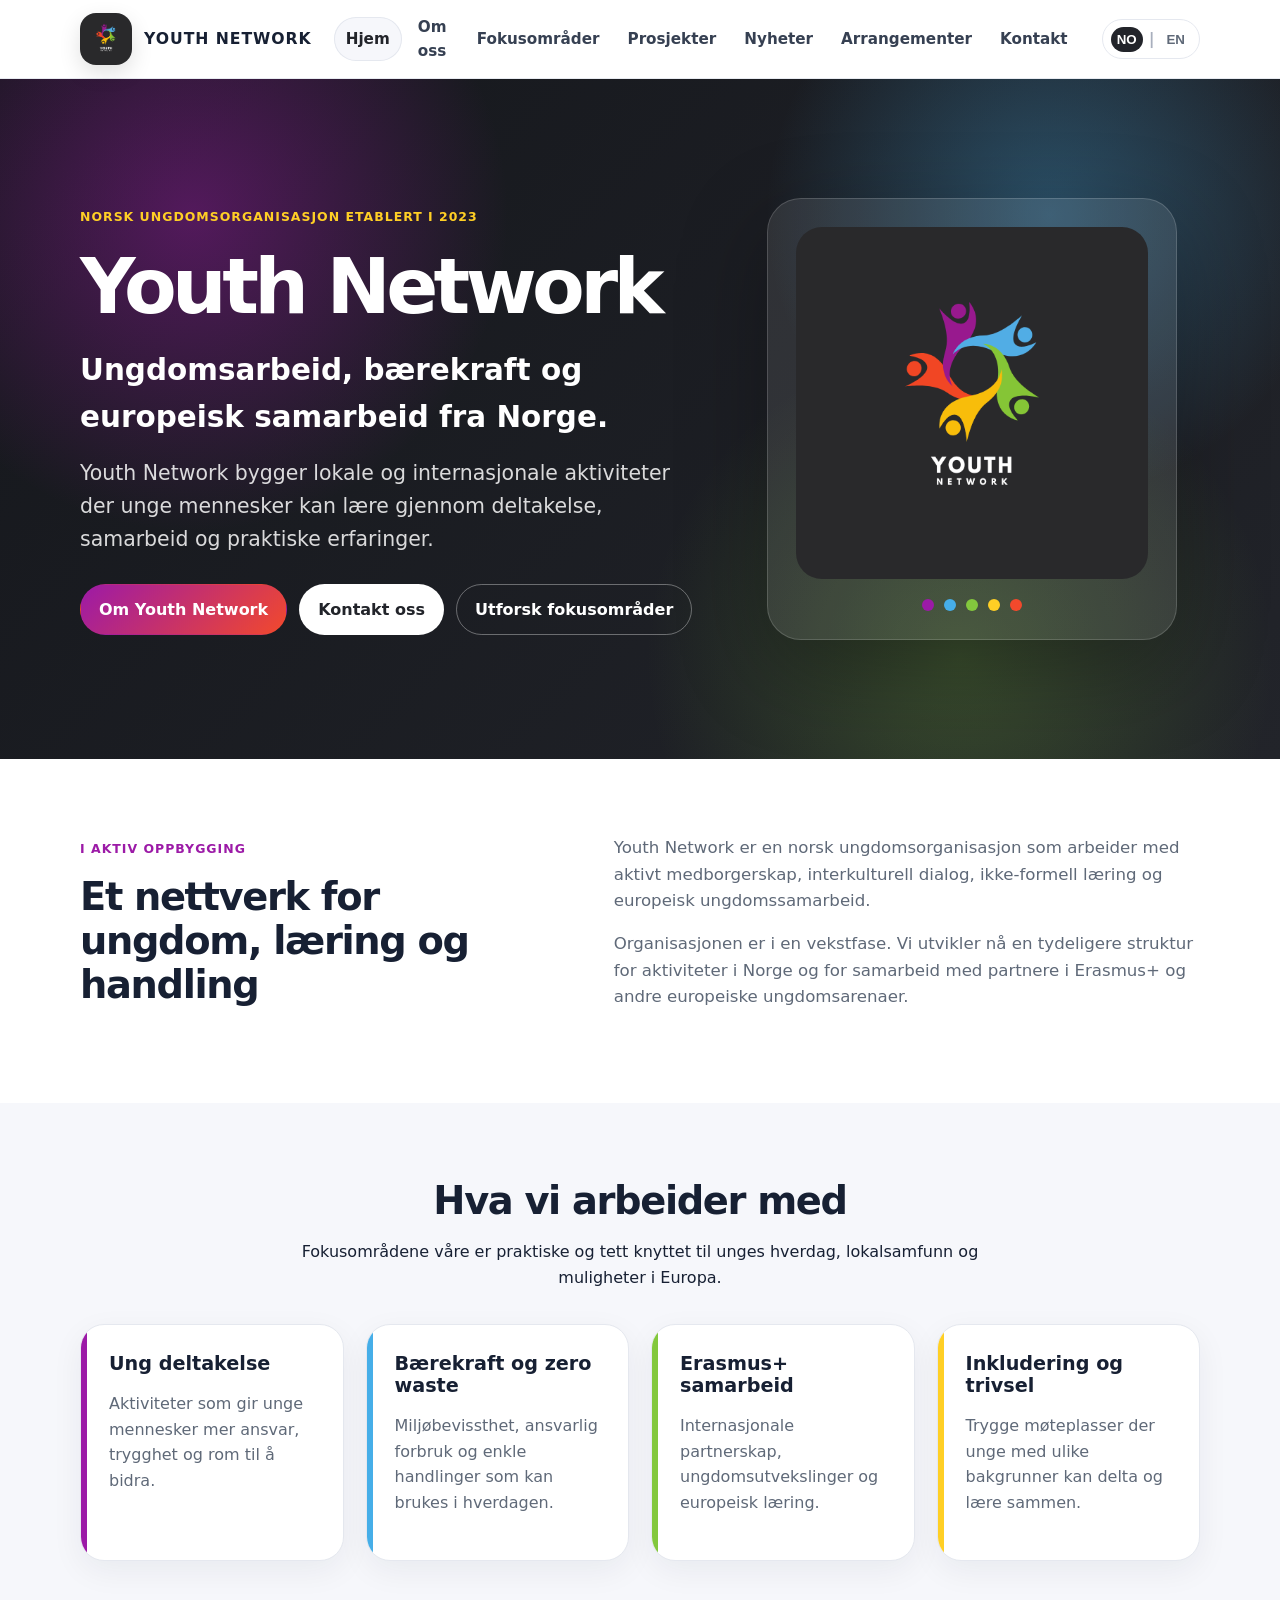
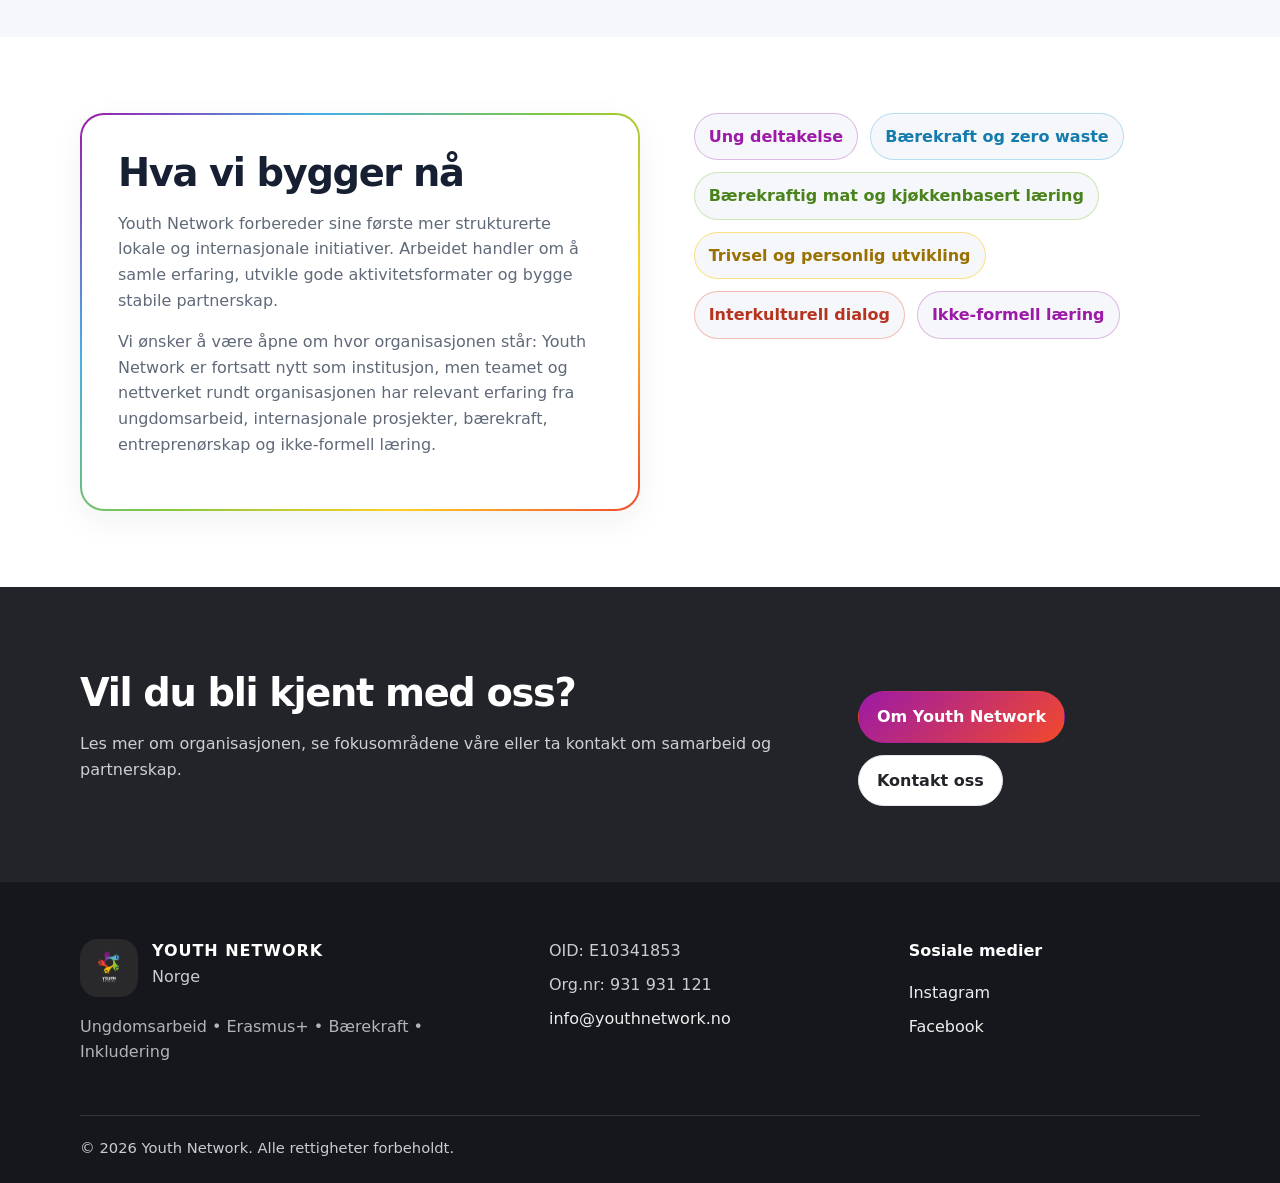
<file: index.html>
<!DOCTYPE html>
<html lang="no">
<head>
  <meta charset="UTF-8">
  <meta name="viewport" content="width=device-width, initial-scale=1.0">
  <meta name="description" content="Youth Network er en norsk ungdomsorganisasjon for ungdomsarbeid, Erasmus+, bærekraft og inkludering.">
  <title>Youth Network | Norsk ungdomsorganisasjon</title>
  <link rel="icon" href="assets/img/logo.png">
  <link rel="stylesheet" href="assets/css/style.css">
</head>
<body data-title-key="meta.homeTitle">
  
<header class="site-header">
  <a class="skip-link" href="#main" data-i18n="skip.content">Hopp til innhold</a>
  <div class="container header-inner">
    <a class="brand" href="index.html" aria-label="Youth Network home">
      <img src="assets/img/logo.png" alt="Youth Network logo" class="brand-logo">
      <span class="brand-text" data-i18n="site.name">Youth Network</span>
    </a>
    <button class="nav-toggle" type="button" aria-expanded="false" aria-controls="site-nav">
      <span class="nav-toggle-bars" aria-hidden="true"></span>
      <span data-i18n="nav.menu">Meny</span>
    </button>
    <nav id="site-nav" class="site-nav" aria-label="Main navigation">
      <a class="nav-link active" href="index.html" data-i18n="nav.home" aria-current="page">Hjem</a><a class="nav-link" href="about.html" data-i18n="nav.about">Om oss</a><a class="nav-link" href="focus-areas.html" data-i18n="nav.focus">Fokusområder</a><a class="nav-link" href="projects.html" data-i18n="nav.projects">Prosjekter</a><a class="nav-link" href="news.html" data-i18n="nav.news">Nyheter</a><a class="nav-link" href="events.html" data-i18n="nav.events">Arrangementer</a><a class="nav-link" href="contact.html" data-i18n="nav.contact">Kontakt</a>
    </nav>
    <div class="language-switch" aria-label="Language switch">
      <button type="button" data-lang-button="no" class="lang-btn active" aria-pressed="true" data-i18n="lang.no">NO</button>
      <span class="lang-divider">|</span>
      <button type="button" data-lang-button="en" class="lang-btn" aria-pressed="false" data-i18n="lang.en">EN</button>
    </div>
  </div>
</header>
  <main id="main">
    
<section class="hero home-hero">
  <div class="container hero-grid">
    <div class="hero-content">
      <p class="kicker" data-i18n="home.hero.kicker">Norsk ungdomsorganisasjon etablert i 2023</p>
      <h1 data-i18n="home.hero.title">Youth Network</h1>
      <p class="hero-slogan" data-i18n="home.hero.slogan">Ungdomsarbeid, bærekraft og europeisk samarbeid fra Norge.</p>
      <p class="lead" data-i18n="home.hero.text">Youth Network bygger lokale og internasjonale aktiviteter der unge mennesker kan lære gjennom deltakelse, samarbeid og praktiske erfaringer.</p>
      <div class="hero-actions">
        <a class="btn btn-primary" href="about.html" data-i18n="cta.about">Om Youth Network</a>
        <a class="btn btn-secondary" href="contact.html" data-i18n="cta.contact">Kontakt oss</a>
        <a class="btn btn-light" href="focus-areas.html" data-i18n="cta.focus">Utforsk fokusområder</a>
      </div>
    </div>
    <div class="hero-logo-card" aria-label="Youth Network logo">
      <img src="assets/img/logo.png" alt="Youth Network logo">
      <div class="color-dots" aria-hidden="true">
        <span></span><span></span><span></span><span></span><span></span>
      </div>
    </div>
  </div>
</section>
<section class="section">
  <div class="container split">
    <div>
      <p class="kicker" data-i18n="common.growthBadge">I aktiv oppbygging</p>
      <h2 data-i18n="home.intro.title">Et nettverk for ungdom, læring og handling</h2>
    </div>
    <div class="prose">
      <p data-i18n="home.intro.text1">Youth Network er en norsk ungdomsorganisasjon som arbeider med aktivt medborgerskap, interkulturell dialog, ikke-formell læring og europeisk ungdomssamarbeid.</p>
      <p data-i18n="home.intro.text2">Organisasjonen er i en vekstfase. Vi utvikler nå en tydeligere struktur for aktiviteter i Norge og for samarbeid med partnere i Erasmus+ og andre europeiske ungdomsarenaer.</p>
    </div>
  </div>
</section>
<section class="section section-soft">
  <div class="container">
    <div class="section-heading">
      <h2 data-i18n="home.focus.title">Hva vi arbeider med</h2>
      <p data-i18n="home.focus.text">Fokusområdene våre er praktiske og tett knyttet til unges hverdag, lokalsamfunn og muligheter i Europa.</p>
    </div>
    <div class="card-grid four">
      
<article class="card ">
  <h3 data-i18n="home.focus.card1.title">Ung deltakelse</h3>
  <p data-i18n="home.focus.card1.text">Aktiviteter som gir unge mennesker mer ansvar, trygghet og rom til å bidra.</p>
</article>
      
<article class="card ">
  <h3 data-i18n="home.focus.card2.title">Bærekraft og zero waste</h3>
  <p data-i18n="home.focus.card2.text">Miljøbevissthet, ansvarlig forbruk og enkle handlinger som kan brukes i hverdagen.</p>
</article>
      
<article class="card ">
  <h3 data-i18n="home.focus.card3.title">Erasmus+ samarbeid</h3>
  <p data-i18n="home.focus.card3.text">Internasjonale partnerskap, ungdomsutvekslinger og europeisk læring.</p>
</article>
      
<article class="card ">
  <h3 data-i18n="home.focus.card4.title">Inkludering og trivsel</h3>
  <p data-i18n="home.focus.card4.text">Trygge møteplasser der unge med ulike bakgrunner kan delta og lære sammen.</p>
</article>
    </div>
  </div>
</section>
<section class="section">
  <div class="container split reverse">
    <div class="accent-panel">
      <h2 data-i18n="home.building.title">Hva vi bygger nå</h2>
      <p data-i18n="home.building.text1">Youth Network forbereder sine første mer strukturerte lokale og internasjonale initiativer. Arbeidet handler om å samle erfaring, utvikle gode aktivitetsformater og bygge stabile partnerskap.</p>
      <p data-i18n="home.building.text2">Vi ønsker å være åpne om hvor organisasjonen står: Youth Network er fortsatt nytt som institusjon, men teamet og nettverket rundt organisasjonen har relevant erfaring fra ungdomsarbeid, internasjonale prosjekter, bærekraft, entreprenørskap og ikke-formell læring.</p>
    </div>
    <div class="mini-list">
      <span class="chip" data-i18n="focus.card1.title">Ung deltakelse</span>
      <span class="chip" data-i18n="focus.card3.title">Bærekraft og zero waste</span>
      <span class="chip" data-i18n="focus.card4.title">Bærekraftig mat og kjøkkenbasert læring</span>
      <span class="chip" data-i18n="focus.card6.title">Trivsel og personlig utvikling</span>
      <span class="chip" data-i18n="focus.card8.title">Interkulturell dialog</span>
      <span class="chip" data-i18n="focus.card9.title">Ikke-formell læring</span>
    </div>
  </div>
</section>
<section class="section cta-band">
  <div class="container cta-inner">
    <div>
      <h2 data-i18n="home.actions.title">Vil du bli kjent med oss?</h2>
      <p data-i18n="home.actions.text">Les mer om organisasjonen, se fokusområdene våre eller ta kontakt om samarbeid og partnerskap.</p>
    </div>
    <div class="cta-actions">
      <a class="btn btn-primary" href="about.html" data-i18n="cta.about">Om Youth Network</a>
      <a class="btn btn-secondary" href="contact.html" data-i18n="cta.contact">Kontakt oss</a>
    </div>
  </div>
</section>

  </main>
  
<footer class="site-footer">
  <div class="container footer-grid">
    <div>
      <div class="footer-brand">
        <img src="assets/img/logo.png" alt="Youth Network logo" class="footer-logo">
        <div>
          <strong data-i18n="site.name">Youth Network</strong>
          <p data-i18n="footer.location">Norge</p>
        </div>
      </div>
      <p class="footer-tagline" data-i18n="site.tagline">Ungdomsarbeid • Erasmus+ • Bærekraft • Inkludering</p>
    </div>
    <div class="footer-details">
      <p data-i18n="footer.oid">OID: E10341853</p>
      <p data-i18n="footer.orgno">Org.nr: 931 931 121</p>
      <p><a href="mailto:info@youthnetwork.no" data-i18n="footer.email">info@youthnetwork.no</a></p>
    </div>
   <div class="footer-social">
  <p class="footer-heading" data-i18n="footer.social">Sosiale medier</p>

  <a 
    href="https://www.instagram.com/youthnetwork.no/" 
    target="_blank" 
    rel="noopener noreferrer" 
    aria-label="Youth Network Instagram"
    data-i18n="footer.instagram">
    Instagram
  </a>

  <a 
    href="https://www.facebook.com/p/Youth-Network-61571332735462/" 
    target="_blank" 
    rel="noopener noreferrer" 
    aria-label="Youth Network Facebook"
    data-i18n="footer.facebook">
    Facebook
  </a>
</div>
  </div>
  <div class="container footer-bottom">
    <p>© <span id="current-year">2026</span> <span data-i18n="site.name">Youth Network</span>. <span data-i18n="footer.rights">Alle rettigheter forbeholdt.</span></p>
  </div>
</footer>
  <script src="assets/js/language.js"></script>
</body>
</html>
</file>
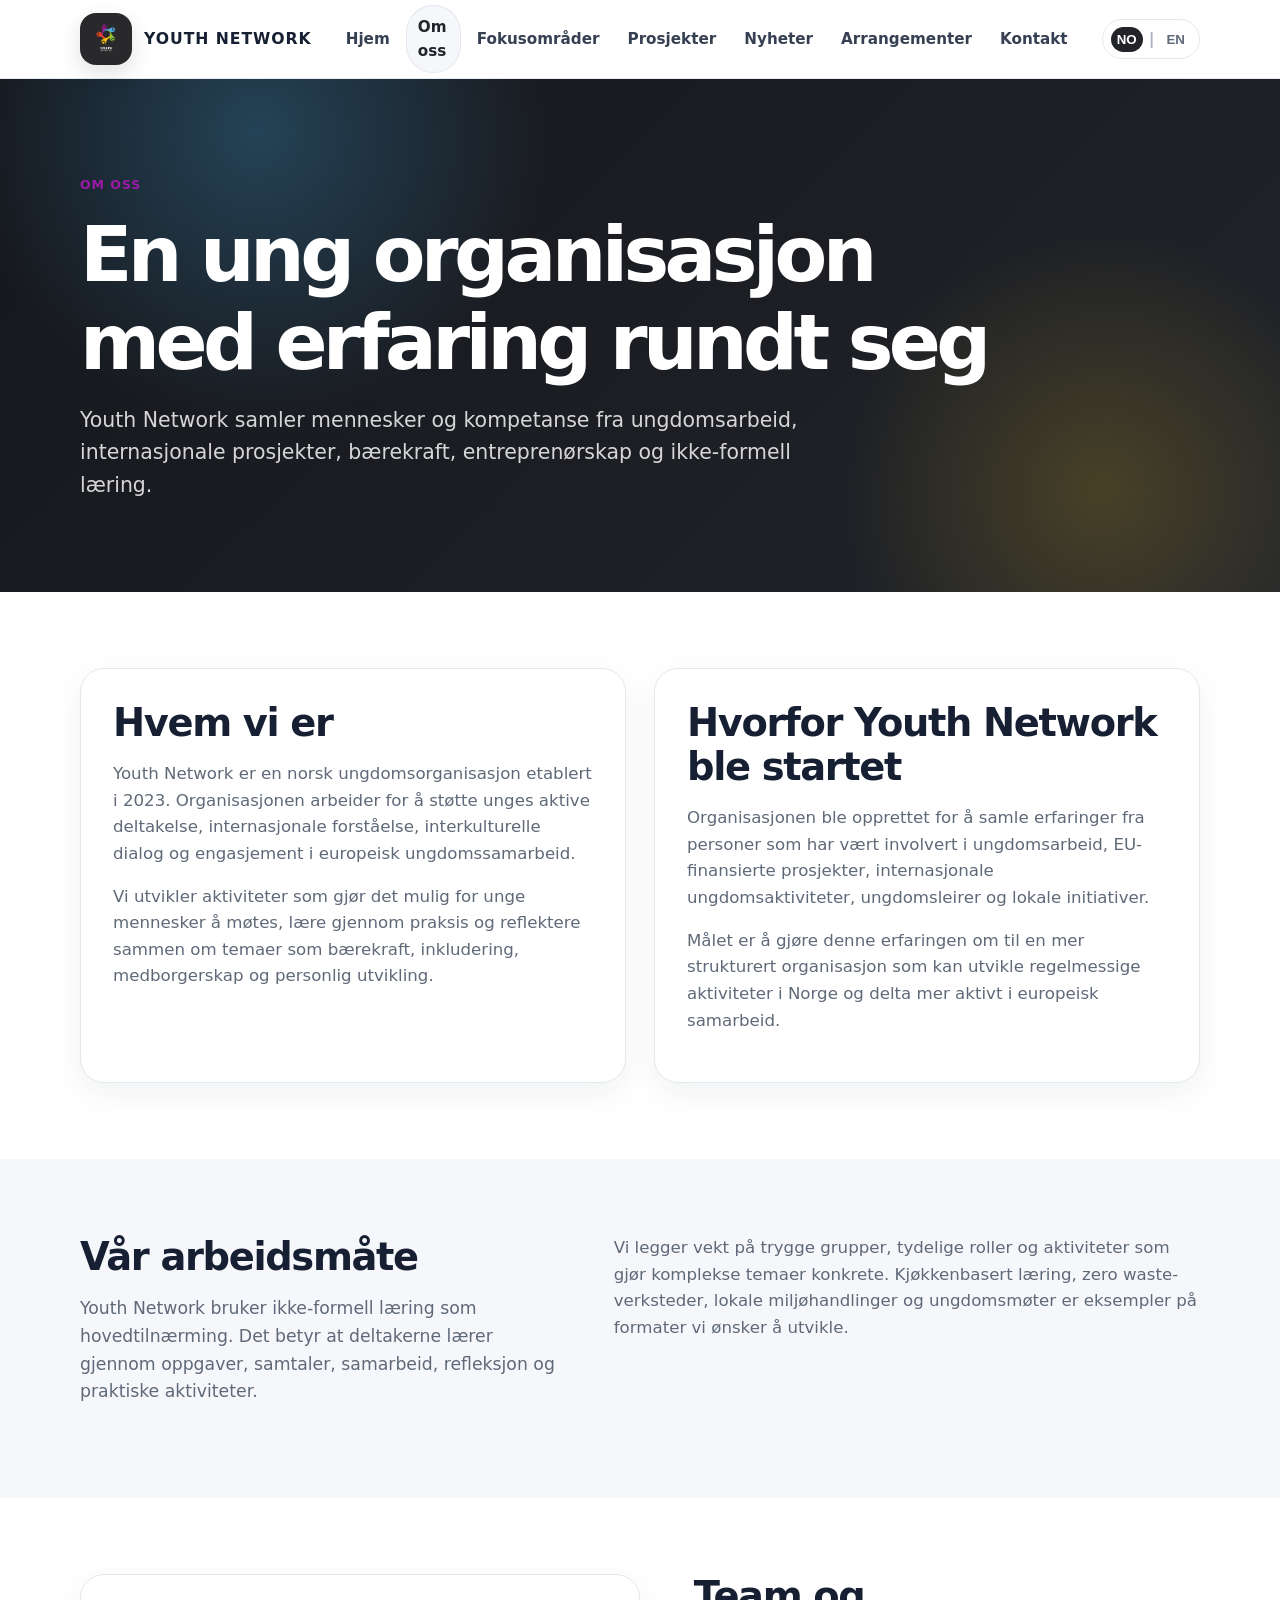
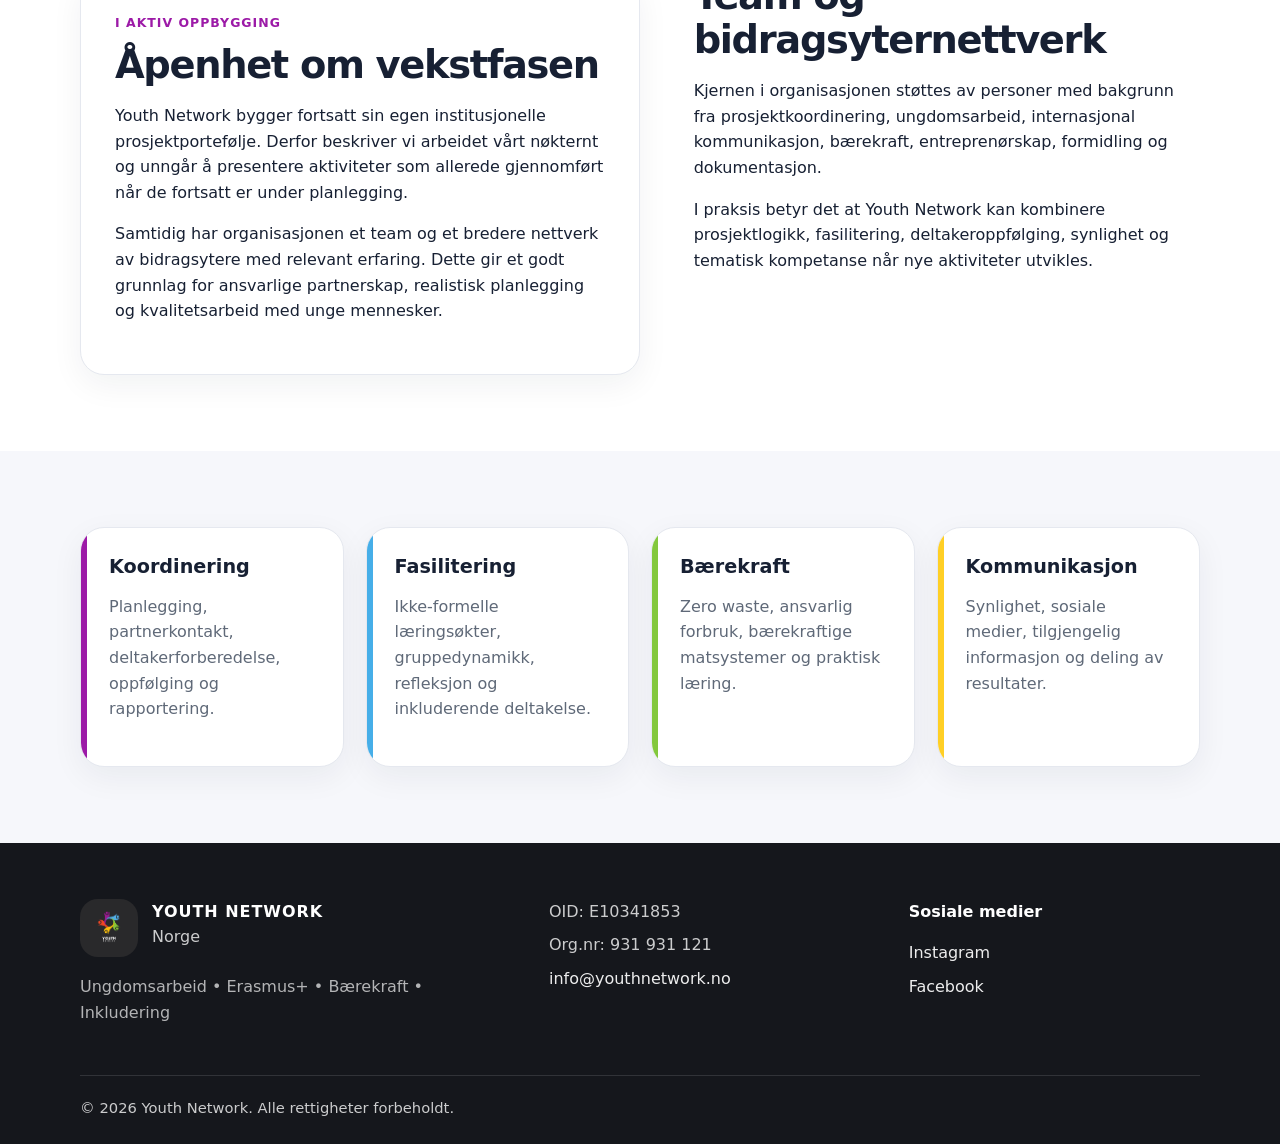
<file: about.html>
<!DOCTYPE html>
<html lang="no">
<head>
  <meta charset="UTF-8">
  <meta name="viewport" content="width=device-width, initial-scale=1.0">
  <meta name="description" content="Youth Network er en norsk ungdomsorganisasjon for ungdomsarbeid, Erasmus+, bærekraft og inkludering.">
  <title>Om oss | Youth Network</title>
  <link rel="icon" href="assets/img/logo.png">
  <link rel="stylesheet" href="assets/css/style.css">
</head>
<body data-title-key="meta.aboutTitle">
  
<header class="site-header">
  <a class="skip-link" href="#main" data-i18n="skip.content">Hopp til innhold</a>
  <div class="container header-inner">
    <a class="brand" href="index.html" aria-label="Youth Network home">
      <img src="assets/img/logo.png" alt="Youth Network logo" class="brand-logo">
      <span class="brand-text" data-i18n="site.name">Youth Network</span>
    </a>
    <button class="nav-toggle" type="button" aria-expanded="false" aria-controls="site-nav">
      <span class="nav-toggle-bars" aria-hidden="true"></span>
      <span data-i18n="nav.menu">Meny</span>
    </button>
    <nav id="site-nav" class="site-nav" aria-label="Main navigation">
      <a class="nav-link" href="index.html" data-i18n="nav.home">Hjem</a><a class="nav-link active" href="about.html" data-i18n="nav.about" aria-current="page">Om oss</a><a class="nav-link" href="focus-areas.html" data-i18n="nav.focus">Fokusområder</a><a class="nav-link" href="projects.html" data-i18n="nav.projects">Prosjekter</a><a class="nav-link" href="news.html" data-i18n="nav.news">Nyheter</a><a class="nav-link" href="events.html" data-i18n="nav.events">Arrangementer</a><a class="nav-link" href="contact.html" data-i18n="nav.contact">Kontakt</a>
    </nav>
    <div class="language-switch" aria-label="Language switch">
      <button type="button" data-lang-button="no" class="lang-btn active" aria-pressed="true" data-i18n="lang.no">NO</button>
      <span class="lang-divider">|</span>
      <button type="button" data-lang-button="en" class="lang-btn" aria-pressed="false" data-i18n="lang.en">EN</button>
    </div>
  </div>
</header>
  <main id="main">
    
<section class="page-hero">
  <div class="container page-hero-inner">
    <p class="kicker" data-i18n="about.hero.kicker">Om oss</p>
    <h1 data-i18n="about.hero.title">En ung organisasjon med erfaring rundt seg</h1>
    <p class="lead" data-i18n="about.hero.text">Youth Network samler mennesker og kompetanse fra ungdomsarbeid, internasjonale prosjekter, bærekraft, entreprenørskap og ikke-formell læring.</p>
  </div>
</section>
<section class="section">
  <div class="container content-grid">
    <article class="text-block">
      <h2 data-i18n="about.who.title">Hvem vi er</h2>
      <p data-i18n="about.who.text1">Youth Network er en norsk ungdomsorganisasjon etablert i 2023. Organisasjonen arbeider for å støtte unges aktive deltakelse, internasjonale forståelse, interkulturelle dialog og engasjement i europeisk ungdomssamarbeid.</p>
      <p data-i18n="about.who.text2">Vi utvikler aktiviteter som gjør det mulig for unge mennesker å møtes, lære gjennom praksis og reflektere sammen om temaer som bærekraft, inkludering, medborgerskap og personlig utvikling.</p>
    </article>
    <article class="text-block">
      <h2 data-i18n="about.why.title">Hvorfor Youth Network ble startet</h2>
      <p data-i18n="about.why.text1">Organisasjonen ble opprettet for å samle erfaringer fra personer som har vært involvert i ungdomsarbeid, EU-finansierte prosjekter, internasjonale ungdomsaktiviteter, ungdomsleirer og lokale initiativer.</p>
      <p data-i18n="about.why.text2">Målet er å gjøre denne erfaringen om til en mer strukturert organisasjon som kan utvikle regelmessige aktiviteter i Norge og delta mer aktivt i europeisk samarbeid.</p>
    </article>
  </div>
</section>
<section class="section section-soft">
  <div class="container split">
    <div>
      <h2 data-i18n="about.approach.title">Vår arbeidsmåte</h2>
      <p class="lead small" data-i18n="about.approach.text1">Youth Network bruker ikke-formell læring som hovedtilnærming. Det betyr at deltakerne lærer gjennom oppgaver, samtaler, samarbeid, refleksjon og praktiske aktiviteter.</p>
    </div>
    <div class="prose">
      <p data-i18n="about.approach.text2">Vi legger vekt på trygge grupper, tydelige roller og aktiviteter som gjør komplekse temaer konkrete. Kjøkkenbasert læring, zero waste-verksteder, lokale miljøhandlinger og ungdomsmøter er eksempler på formater vi ønsker å utvikle.</p>
    </div>
  </div>
</section>
<section class="section">
  <div class="container split reverse">
    <div class="notice-card">
      <p class="kicker" data-i18n="common.growthBadge">I aktiv oppbygging</p>
      <h2 data-i18n="about.growth.title">Åpenhet om vekstfasen</h2>
      <p data-i18n="about.growth.text1">Youth Network bygger fortsatt sin egen institusjonelle prosjektportefølje. Derfor beskriver vi arbeidet vårt nøkternt og unngår å presentere aktiviteter som allerede gjennomført når de fortsatt er under planlegging.</p>
      <p data-i18n="about.growth.text2">Samtidig har organisasjonen et team og et bredere nettverk av bidragsytere med relevant erfaring. Dette gir et godt grunnlag for ansvarlige partnerskap, realistisk planlegging og kvalitetsarbeid med unge mennesker.</p>
    </div>
    <div>
      <h2 data-i18n="about.team.title">Team og bidragsyternettverk</h2>
      <p data-i18n="about.team.text1">Kjernen i organisasjonen støttes av personer med bakgrunn fra prosjektkoordinering, ungdomsarbeid, internasjonal kommunikasjon, bærekraft, entreprenørskap, formidling og dokumentasjon.</p>
      <p data-i18n="about.team.text2">I praksis betyr det at Youth Network kan kombinere prosjektlogikk, fasilitering, deltakeroppfølging, synlighet og tematisk kompetanse når nye aktiviteter utvikles.</p>
    </div>
  </div>
</section>
<section class="section section-soft">
  <div class="container">
    <div class="card-grid four">
      
<article class="card ">
  <h3 data-i18n="about.team.role1.title">Koordinering</h3>
  <p data-i18n="about.team.role1.text">Planlegging, partnerkontakt, deltakerforberedelse, oppfølging og rapportering.</p>
</article>
      
<article class="card ">
  <h3 data-i18n="about.team.role2.title">Fasilitering</h3>
  <p data-i18n="about.team.role2.text">Ikke-formelle læringsøkter, gruppedynamikk, refleksjon og inkluderende deltakelse.</p>
</article>
      
<article class="card ">
  <h3 data-i18n="about.team.role3.title">Bærekraft</h3>
  <p data-i18n="about.team.role3.text">Zero waste, ansvarlig forbruk, bærekraftige matsystemer og praktisk læring.</p>
</article>
      
<article class="card ">
  <h3 data-i18n="about.team.role4.title">Kommunikasjon</h3>
  <p data-i18n="about.team.role4.text">Synlighet, sosiale medier, tilgjengelig informasjon og deling av resultater.</p>
</article>
    </div>
  </div>
</section>

  </main>
  
<footer class="site-footer">
  <div class="container footer-grid">
    <div>
      <div class="footer-brand">
        <img src="assets/img/logo.png" alt="Youth Network logo" class="footer-logo">
        <div>
          <strong data-i18n="site.name">Youth Network</strong>
          <p data-i18n="footer.location">Norge</p>
        </div>
      </div>
      <p class="footer-tagline" data-i18n="site.tagline">Ungdomsarbeid • Erasmus+ • Bærekraft • Inkludering</p>
    </div>
    <div class="footer-details">
      <p data-i18n="footer.oid">OID: E10341853</p>
      <p data-i18n="footer.orgno">Org.nr: 931 931 121</p>
      <p><a href="mailto:info@youthnetwork.no" data-i18n="footer.email">info@youthnetwork.no</a></p>
    </div>
<div class="footer-social">
  <p class="footer-heading" data-i18n="footer.social">Sosiale medier</p>

  <a 
    href="https://www.instagram.com/youthnetwork.no/" 
    target="_blank" 
    rel="noopener noreferrer" 
    aria-label="Youth Network Instagram"
    data-i18n="footer.instagram">
    Instagram
  </a>

  <a 
    href="https://www.facebook.com/p/Youth-Network-61571332735462/" 
    target="_blank" 
    rel="noopener noreferrer" 
    aria-label="Youth Network Facebook"
    data-i18n="footer.facebook">
    Facebook
  </a>
</div>
  </div>
  <div class="container footer-bottom">
    <p>© <span id="current-year">2026</span> <span data-i18n="site.name">Youth Network</span>. <span data-i18n="footer.rights">Alle rettigheter forbeholdt.</span></p>
  </div>
</footer>
  <script src="assets/js/language.js"></script>
</body>
</html>
</file>
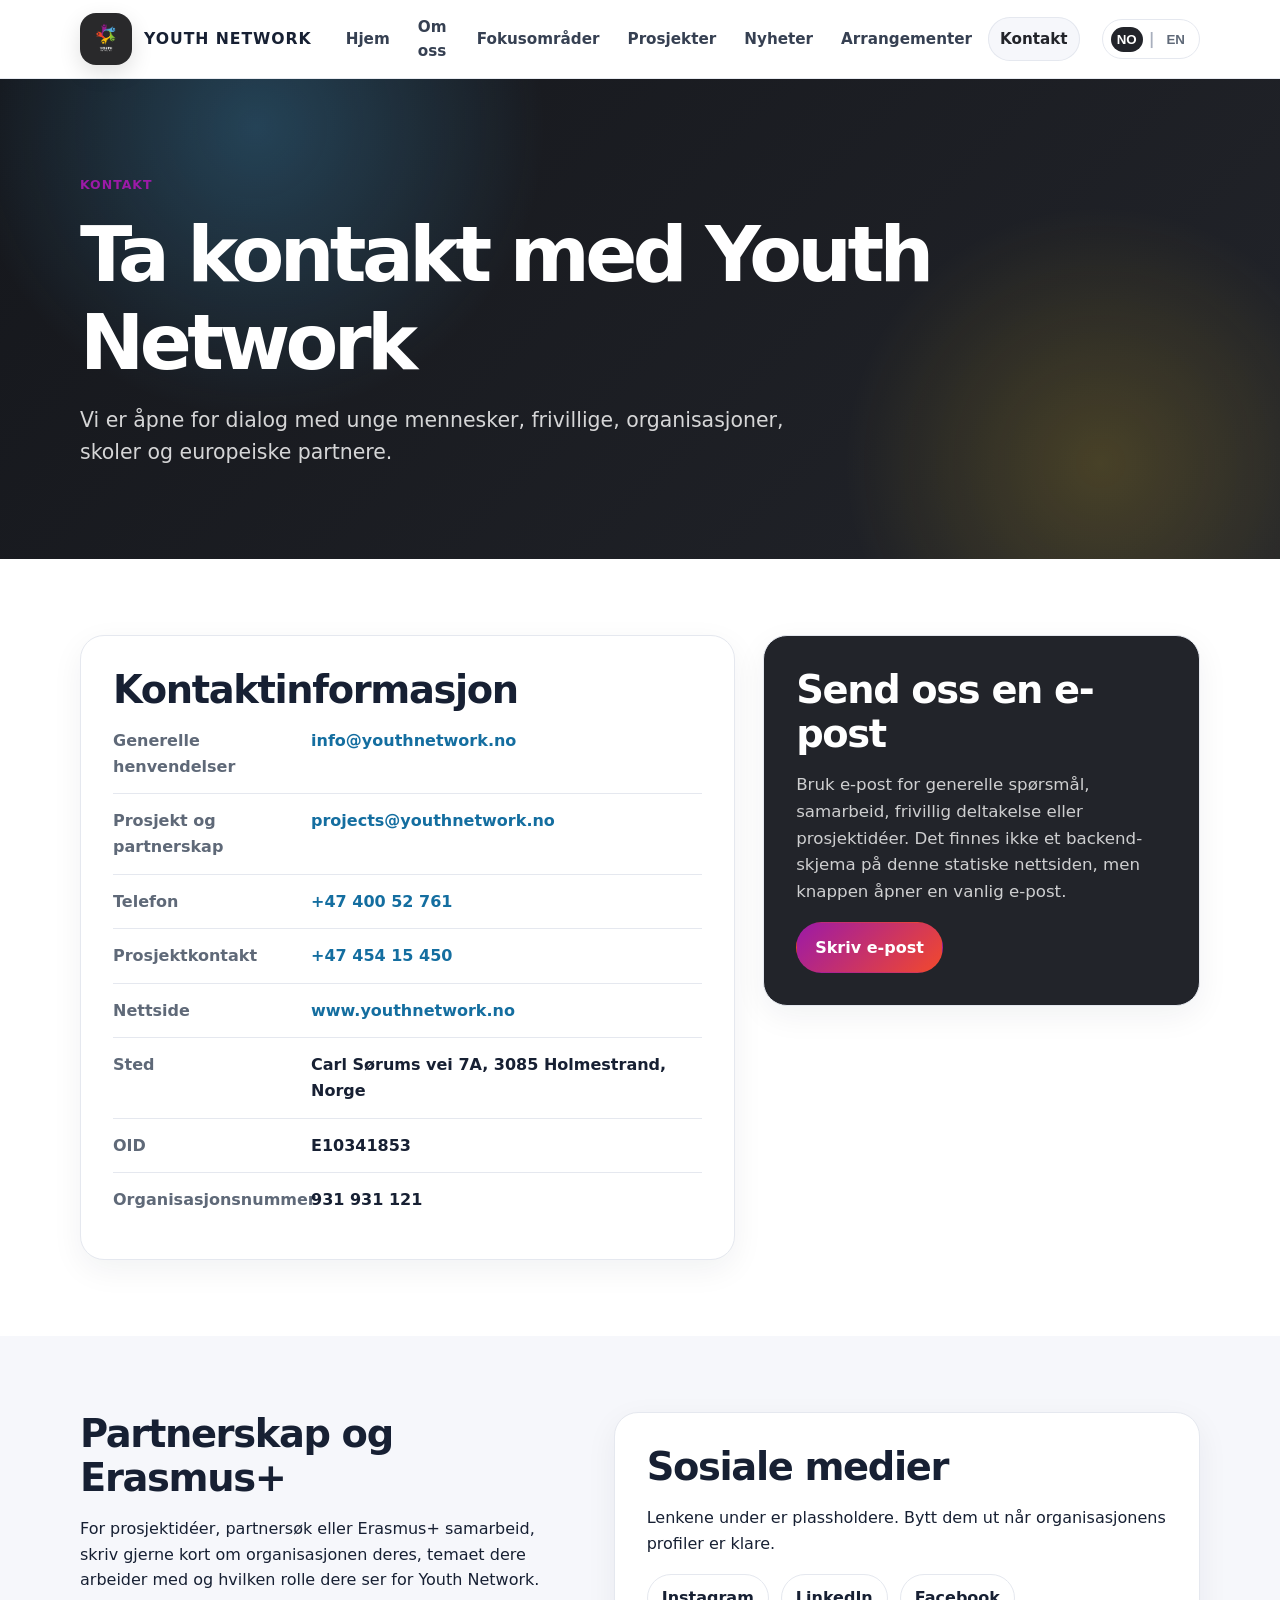
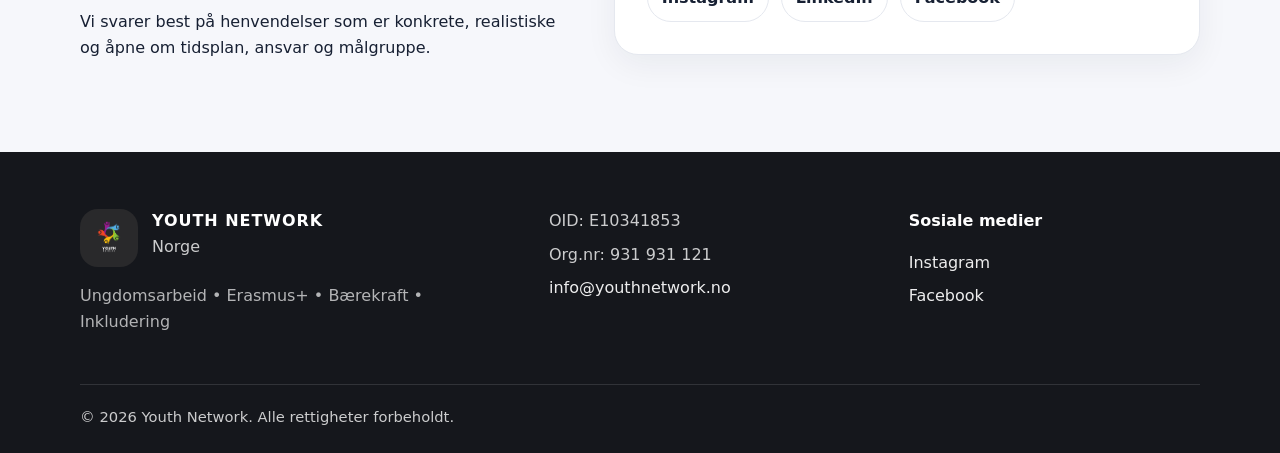
<file: contact.html>
<!DOCTYPE html>
<html lang="no">
<head>
  <meta charset="UTF-8">
  <meta name="viewport" content="width=device-width, initial-scale=1.0">
  <meta name="description" content="Youth Network er en norsk ungdomsorganisasjon for ungdomsarbeid, Erasmus+, bærekraft og inkludering.">
  <title>Kontakt | Youth Network</title>
  <link rel="icon" href="assets/img/logo.png">
  <link rel="stylesheet" href="assets/css/style.css">
</head>
<body data-title-key="meta.contactTitle">
  
<header class="site-header">
  <a class="skip-link" href="#main" data-i18n="skip.content">Hopp til innhold</a>
  <div class="container header-inner">
    <a class="brand" href="index.html" aria-label="Youth Network home">
      <img src="assets/img/logo.png" alt="Youth Network logo" class="brand-logo">
      <span class="brand-text" data-i18n="site.name">Youth Network</span>
    </a>
    <button class="nav-toggle" type="button" aria-expanded="false" aria-controls="site-nav">
      <span class="nav-toggle-bars" aria-hidden="true"></span>
      <span data-i18n="nav.menu">Meny</span>
    </button>
    <nav id="site-nav" class="site-nav" aria-label="Main navigation">
      <a class="nav-link" href="index.html" data-i18n="nav.home">Hjem</a><a class="nav-link" href="about.html" data-i18n="nav.about">Om oss</a><a class="nav-link" href="focus-areas.html" data-i18n="nav.focus">Fokusområder</a><a class="nav-link" href="projects.html" data-i18n="nav.projects">Prosjekter</a><a class="nav-link" href="news.html" data-i18n="nav.news">Nyheter</a><a class="nav-link" href="events.html" data-i18n="nav.events">Arrangementer</a><a class="nav-link active" href="contact.html" data-i18n="nav.contact" aria-current="page">Kontakt</a>
    </nav>
    <div class="language-switch" aria-label="Language switch">
      <button type="button" data-lang-button="no" class="lang-btn active" aria-pressed="true" data-i18n="lang.no">NO</button>
      <span class="lang-divider">|</span>
      <button type="button" data-lang-button="en" class="lang-btn" aria-pressed="false" data-i18n="lang.en">EN</button>
    </div>
  </div>
</header>
  <main id="main">
    
<section class="page-hero">
  <div class="container page-hero-inner">
    <p class="kicker" data-i18n="contact.hero.kicker">Kontakt</p>
    <h1 data-i18n="contact.hero.title">Ta kontakt med Youth Network</h1>
    <p class="lead" data-i18n="contact.hero.text">Vi er åpne for dialog med unge mennesker, frivillige, organisasjoner, skoler og europeiske partnere.</p>
  </div>
</section>
<section class="section">
  <div class="container contact-grid">
    <article class="contact-card">
      <h2 data-i18n="contact.info.title">Kontaktinformasjon</h2>
      <dl class="info-list">
        <div class="info-row"><dt data-i18n="contact.info.general">Generelle henvendelser</dt><dd><a href="mailto:info@youthnetwork.no" data-i18n="contact.info.email">info@youthnetwork.no</a></dd></div><div class="info-row"><dt data-i18n="contact.info.projects">Prosjekt og partnerskap</dt><dd><a href="mailto:projects@youthnetwork.no" data-i18n="contact.info.projectEmail">projects@youthnetwork.no</a></dd></div><div class="info-row"><dt data-i18n="contact.info.phone">Telefon</dt><dd><a href="tel:+4740052761" data-i18n="contact.info.phoneValue">+47 400 52 761</a></dd></div><div class="info-row"><dt data-i18n="contact.info.projectPhone">Prosjektkontakt</dt><dd><a href="tel:+4745415450" data-i18n="contact.info.projectPhoneValue">+47 454 15 450</a></dd></div><div class="info-row"><dt data-i18n="contact.info.website">Nettside</dt><dd><a href="https://www.youthnetwork.no" data-i18n="contact.info.websiteValue">www.youthnetwork.no</a></dd></div><div class="info-row"><dt data-i18n="contact.info.location">Sted</dt><dd><span data-i18n="contact.info.locationValue">Carl Sørums vei 7A, 3085 Holmestrand, Norge</span></dd></div><div class="info-row"><dt data-i18n="contact.info.oid">OID</dt><dd><span data-i18n="contact.info.oidValue">E10341853</span></dd></div><div class="info-row"><dt data-i18n="contact.info.orgno">Organisasjonsnummer</dt><dd><span data-i18n="contact.info.orgnoValue">931 931 121</span></dd></div>
      </dl>
    </article>
    <article class="contact-card highlight">
      <h2 data-i18n="contact.mail.title">Send oss en e-post</h2>
      <p data-i18n="contact.mail.text">Bruk e-post for generelle spørsmål, samarbeid, frivillig deltakelse eller prosjektidéer. Det finnes ikke et backend-skjema på denne statiske nettsiden, men knappen åpner en vanlig e-post.</p>
      <a class="btn btn-primary" href="mailto:info@youthnetwork.no?subject=Inquiry%20to%20Youth%20Network" data-i18n="contact.mail.button">Skriv e-post</a>
    </article>
  </div>
</section>
<section class="section section-soft">
  <div class="container split">
    <div>
      <h2 data-i18n="contact.partner.title">Partnerskap og Erasmus+</h2>
      <p data-i18n="contact.partner.text1">For prosjektidéer, partnersøk eller Erasmus+ samarbeid, skriv gjerne kort om organisasjonen deres, temaet dere arbeider med og hvilken rolle dere ser for Youth Network.</p>
      <p data-i18n="contact.partner.text2">Vi svarer best på henvendelser som er konkrete, realistiske og åpne om tidsplan, ansvar og målgruppe.</p>
    </div>
    <div class="social-box">
      <h2 data-i18n="contact.social.title">Sosiale medier</h2>
      <p data-i18n="contact.social.text">Lenkene under er plassholdere. Bytt dem ut når organisasjonens profiler er klare.</p>
      <div class="social-links-large">
        <a href="#" data-i18n="contact.social.instagram">Instagram</a>
        <a href="#" data-i18n="contact.social.linkedin">LinkedIn</a>
        <a href="#" data-i18n="contact.social.facebook">Facebook</a>
      </div>
    </div>
  </div>
</section>

  </main>
  
<footer class="site-footer">
  <div class="container footer-grid">
    <div>
      <div class="footer-brand">
        <img src="assets/img/logo.png" alt="Youth Network logo" class="footer-logo">
        <div>
          <strong data-i18n="site.name">Youth Network</strong>
          <p data-i18n="footer.location">Norge</p>
        </div>
      </div>
      <p class="footer-tagline" data-i18n="site.tagline">Ungdomsarbeid • Erasmus+ • Bærekraft • Inkludering</p>
    </div>
    <div class="footer-details">
      <p data-i18n="footer.oid">OID: E10341853</p>
      <p data-i18n="footer.orgno">Org.nr: 931 931 121</p>
      <p><a href="mailto:info@youthnetwork.no" data-i18n="footer.email">info@youthnetwork.no</a></p>
    </div>
<div class="footer-social">
  <p class="footer-heading" data-i18n="footer.social">Sosiale medier</p>

  <a 
    href="https://www.instagram.com/youthnetwork.no/" 
    target="_blank" 
    rel="noopener noreferrer" 
    aria-label="Youth Network Instagram"
    data-i18n="footer.instagram">
    Instagram
  </a>

  <a 
    href="https://www.facebook.com/p/Youth-Network-61571332735462/" 
    target="_blank" 
    rel="noopener noreferrer" 
    aria-label="Youth Network Facebook"
    data-i18n="footer.facebook">
    Facebook
  </a>
</div>
  </div>
  <div class="container footer-bottom">
    <p>© <span id="current-year">2026</span> <span data-i18n="site.name">Youth Network</span>. <span data-i18n="footer.rights">Alle rettigheter forbeholdt.</span></p>
  </div>
</footer>
  <script src="assets/js/language.js"></script>
</body>
</html>
</file>
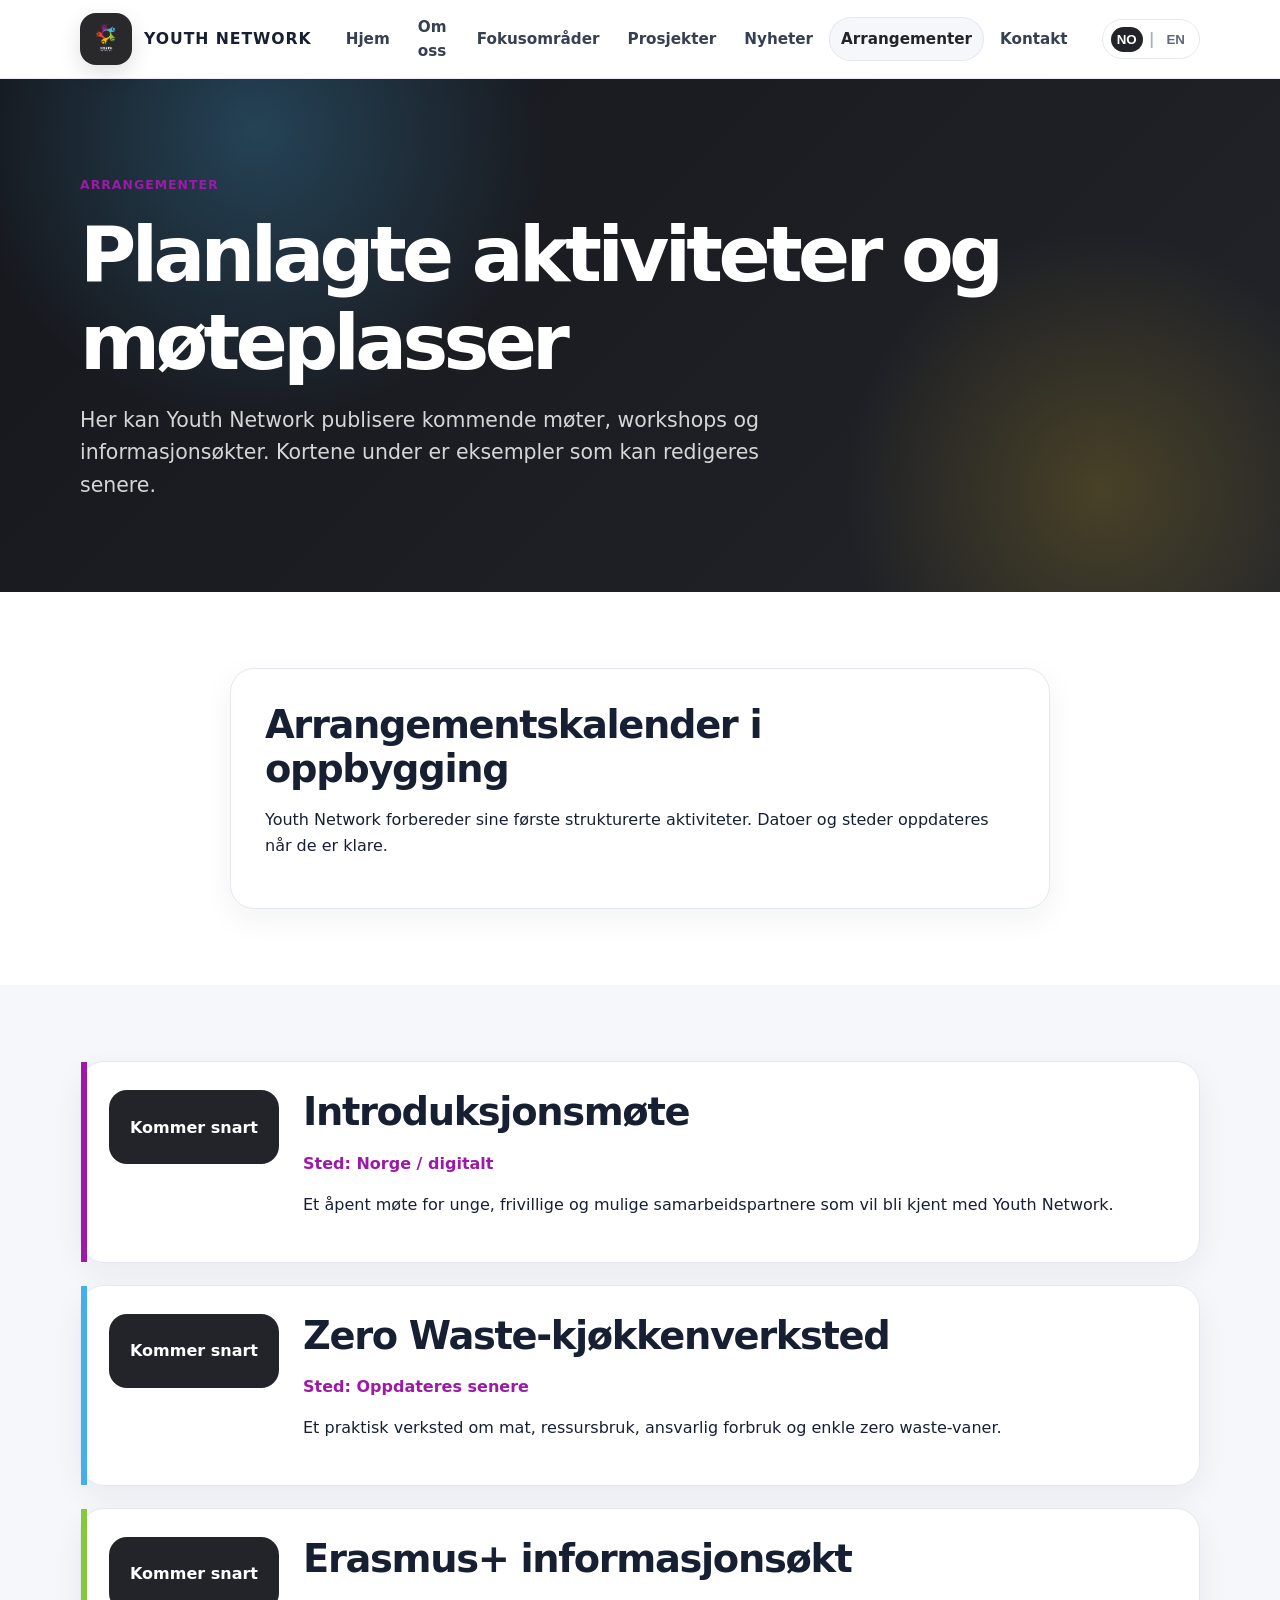
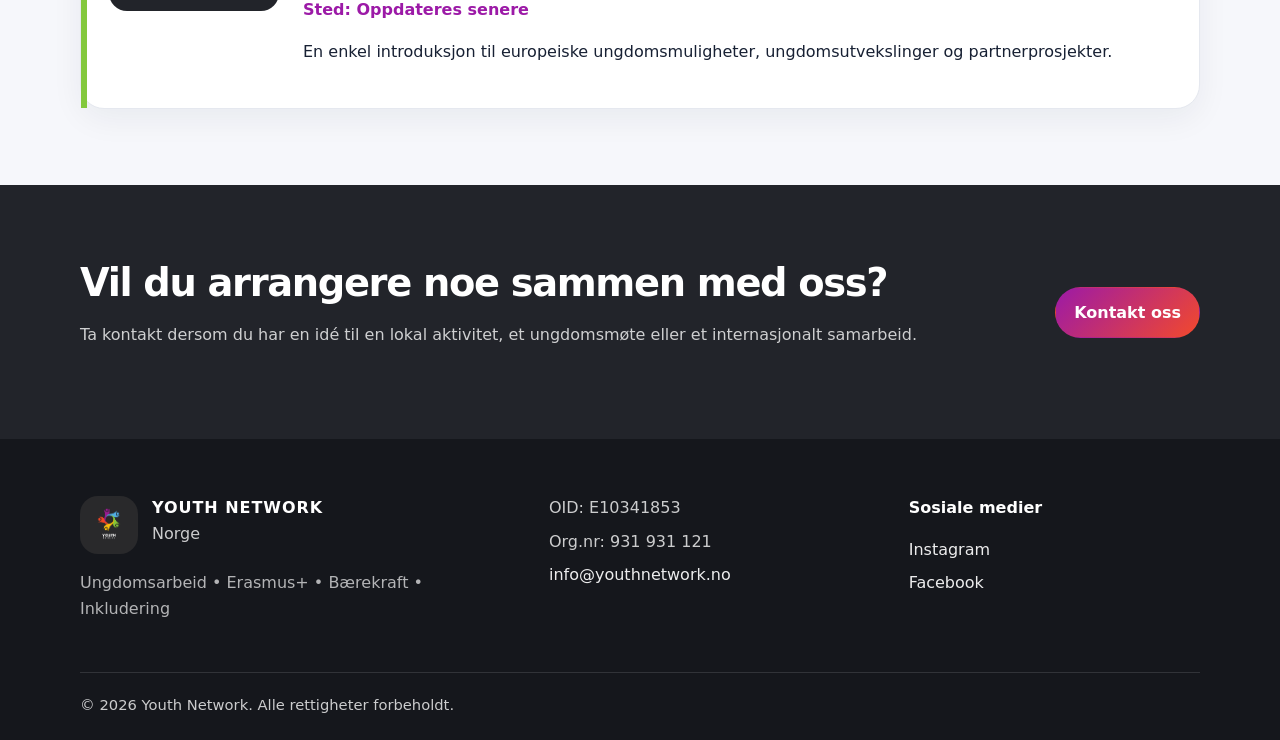
<file: events.html>
<!DOCTYPE html>
<html lang="no">
<head>
  <meta charset="UTF-8">
  <meta name="viewport" content="width=device-width, initial-scale=1.0">
  <meta name="description" content="Youth Network er en norsk ungdomsorganisasjon for ungdomsarbeid, Erasmus+, bærekraft og inkludering.">
  <title>Arrangementer | Youth Network</title>
  <link rel="icon" href="assets/img/logo.png">
  <link rel="stylesheet" href="assets/css/style.css">
</head>
<body data-title-key="meta.eventsTitle">
  
<header class="site-header">
  <a class="skip-link" href="#main" data-i18n="skip.content">Hopp til innhold</a>
  <div class="container header-inner">
    <a class="brand" href="index.html" aria-label="Youth Network home">
      <img src="assets/img/logo.png" alt="Youth Network logo" class="brand-logo">
      <span class="brand-text" data-i18n="site.name">Youth Network</span>
    </a>
    <button class="nav-toggle" type="button" aria-expanded="false" aria-controls="site-nav">
      <span class="nav-toggle-bars" aria-hidden="true"></span>
      <span data-i18n="nav.menu">Meny</span>
    </button>
    <nav id="site-nav" class="site-nav" aria-label="Main navigation">
      <a class="nav-link" href="index.html" data-i18n="nav.home">Hjem</a><a class="nav-link" href="about.html" data-i18n="nav.about">Om oss</a><a class="nav-link" href="focus-areas.html" data-i18n="nav.focus">Fokusområder</a><a class="nav-link" href="projects.html" data-i18n="nav.projects">Prosjekter</a><a class="nav-link" href="news.html" data-i18n="nav.news">Nyheter</a><a class="nav-link active" href="events.html" data-i18n="nav.events" aria-current="page">Arrangementer</a><a class="nav-link" href="contact.html" data-i18n="nav.contact">Kontakt</a>
    </nav>
    <div class="language-switch" aria-label="Language switch">
      <button type="button" data-lang-button="no" class="lang-btn active" aria-pressed="true" data-i18n="lang.no">NO</button>
      <span class="lang-divider">|</span>
      <button type="button" data-lang-button="en" class="lang-btn" aria-pressed="false" data-i18n="lang.en">EN</button>
    </div>
  </div>
</header>
  <main id="main">
    
<section class="page-hero">
  <div class="container page-hero-inner">
    <p class="kicker" data-i18n="events.hero.kicker">Arrangementer</p>
    <h1 data-i18n="events.hero.title">Planlagte aktiviteter og møteplasser</h1>
    <p class="lead" data-i18n="events.hero.text">Her kan Youth Network publisere kommende møter, workshops og informasjonsøkter. Kortene under er eksempler som kan redigeres senere.</p>
  </div>
</section>
<section class="section">
  <div class="container notice-card slim">
    <h2 data-i18n="events.note.title">Arrangementskalender i oppbygging</h2>
    <p data-i18n="events.note.text">Youth Network forbereder sine første strukturerte aktiviteter. Datoer og steder oppdateres når de er klare.</p>
  </div>
</section>
<section class="section section-soft">
  <div class="container events-list">
    
    <!-- EDIT EVENT CARD 1: Change date, title, location and description below. Keep the data-i18n attributes if you also edit assets/js/language.js. -->
    <article class="event-card">
      <div class="event-date" data-i18n="events.card1.date">Kommer snart</div>
      <div>
        <h2 data-i18n="events.card1.title">Introduksjonsmøte</h2>
        <p class="event-location" data-i18n="events.card1.location">Sted: Norge / digitalt</p>
        <p data-i18n="events.card1.text">Et åpent møte for unge, frivillige og mulige samarbeidspartnere som vil bli kjent med Youth Network.</p>
      </div>
    </article>
    
    <!-- EDIT EVENT CARD 2: Change date, title, location and description below. Keep the data-i18n attributes if you also edit assets/js/language.js. -->
    <article class="event-card">
      <div class="event-date" data-i18n="events.card2.date">Kommer snart</div>
      <div>
        <h2 data-i18n="events.card2.title">Zero Waste-kjøkkenverksted</h2>
        <p class="event-location" data-i18n="events.card2.location">Sted: Oppdateres senere</p>
        <p data-i18n="events.card2.text">Et praktisk verksted om mat, ressursbruk, ansvarlig forbruk og enkle zero waste-vaner.</p>
      </div>
    </article>
    
    <!-- EDIT EVENT CARD 3: Change date, title, location and description below. Keep the data-i18n attributes if you also edit assets/js/language.js. -->
    <article class="event-card">
      <div class="event-date" data-i18n="events.card3.date">Kommer snart</div>
      <div>
        <h2 data-i18n="events.card3.title">Erasmus+ informasjonsøkt</h2>
        <p class="event-location" data-i18n="events.card3.location">Sted: Oppdateres senere</p>
        <p data-i18n="events.card3.text">En enkel introduksjon til europeiske ungdomsmuligheter, ungdomsutvekslinger og partnerprosjekter.</p>
      </div>
    </article>
    
  </div>
</section>
<section class="section cta-band">
  <div class="container cta-inner">
    <div>
      <h2 data-i18n="events.update.title">Vil du arrangere noe sammen med oss?</h2>
      <p data-i18n="events.update.text">Ta kontakt dersom du har en idé til en lokal aktivitet, et ungdomsmøte eller et internasjonalt samarbeid.</p>
    </div>
    <a class="btn btn-primary" href="contact.html" data-i18n="cta.contact">Kontakt oss</a>
  </div>
</section>

  </main>
  
<footer class="site-footer">
  <div class="container footer-grid">
    <div>
      <div class="footer-brand">
        <img src="assets/img/logo.png" alt="Youth Network logo" class="footer-logo">
        <div>
          <strong data-i18n="site.name">Youth Network</strong>
          <p data-i18n="footer.location">Norge</p>
        </div>
      </div>
      <p class="footer-tagline" data-i18n="site.tagline">Ungdomsarbeid • Erasmus+ • Bærekraft • Inkludering</p>
    </div>
    <div class="footer-details">
      <p data-i18n="footer.oid">OID: E10341853</p>
      <p data-i18n="footer.orgno">Org.nr: 931 931 121</p>
      <p><a href="mailto:info@youthnetwork.no" data-i18n="footer.email">info@youthnetwork.no</a></p>
    </div>
<div class="footer-social">
  <p class="footer-heading" data-i18n="footer.social">Sosiale medier</p>

  <a 
    href="https://www.instagram.com/youthnetwork.no/" 
    target="_blank" 
    rel="noopener noreferrer" 
    aria-label="Youth Network Instagram"
    data-i18n="footer.instagram">
    Instagram
  </a>

  <a 
    href="https://www.facebook.com/p/Youth-Network-61571332735462/" 
    target="_blank" 
    rel="noopener noreferrer" 
    aria-label="Youth Network Facebook"
    data-i18n="footer.facebook">
    Facebook
  </a>
</div>
  </div>
  <div class="container footer-bottom">
    <p>© <span id="current-year">2026</span> <span data-i18n="site.name">Youth Network</span>. <span data-i18n="footer.rights">Alle rettigheter forbeholdt.</span></p>
  </div>
</footer>
  <script src="assets/js/language.js"></script>
</body>
</html>
</file>
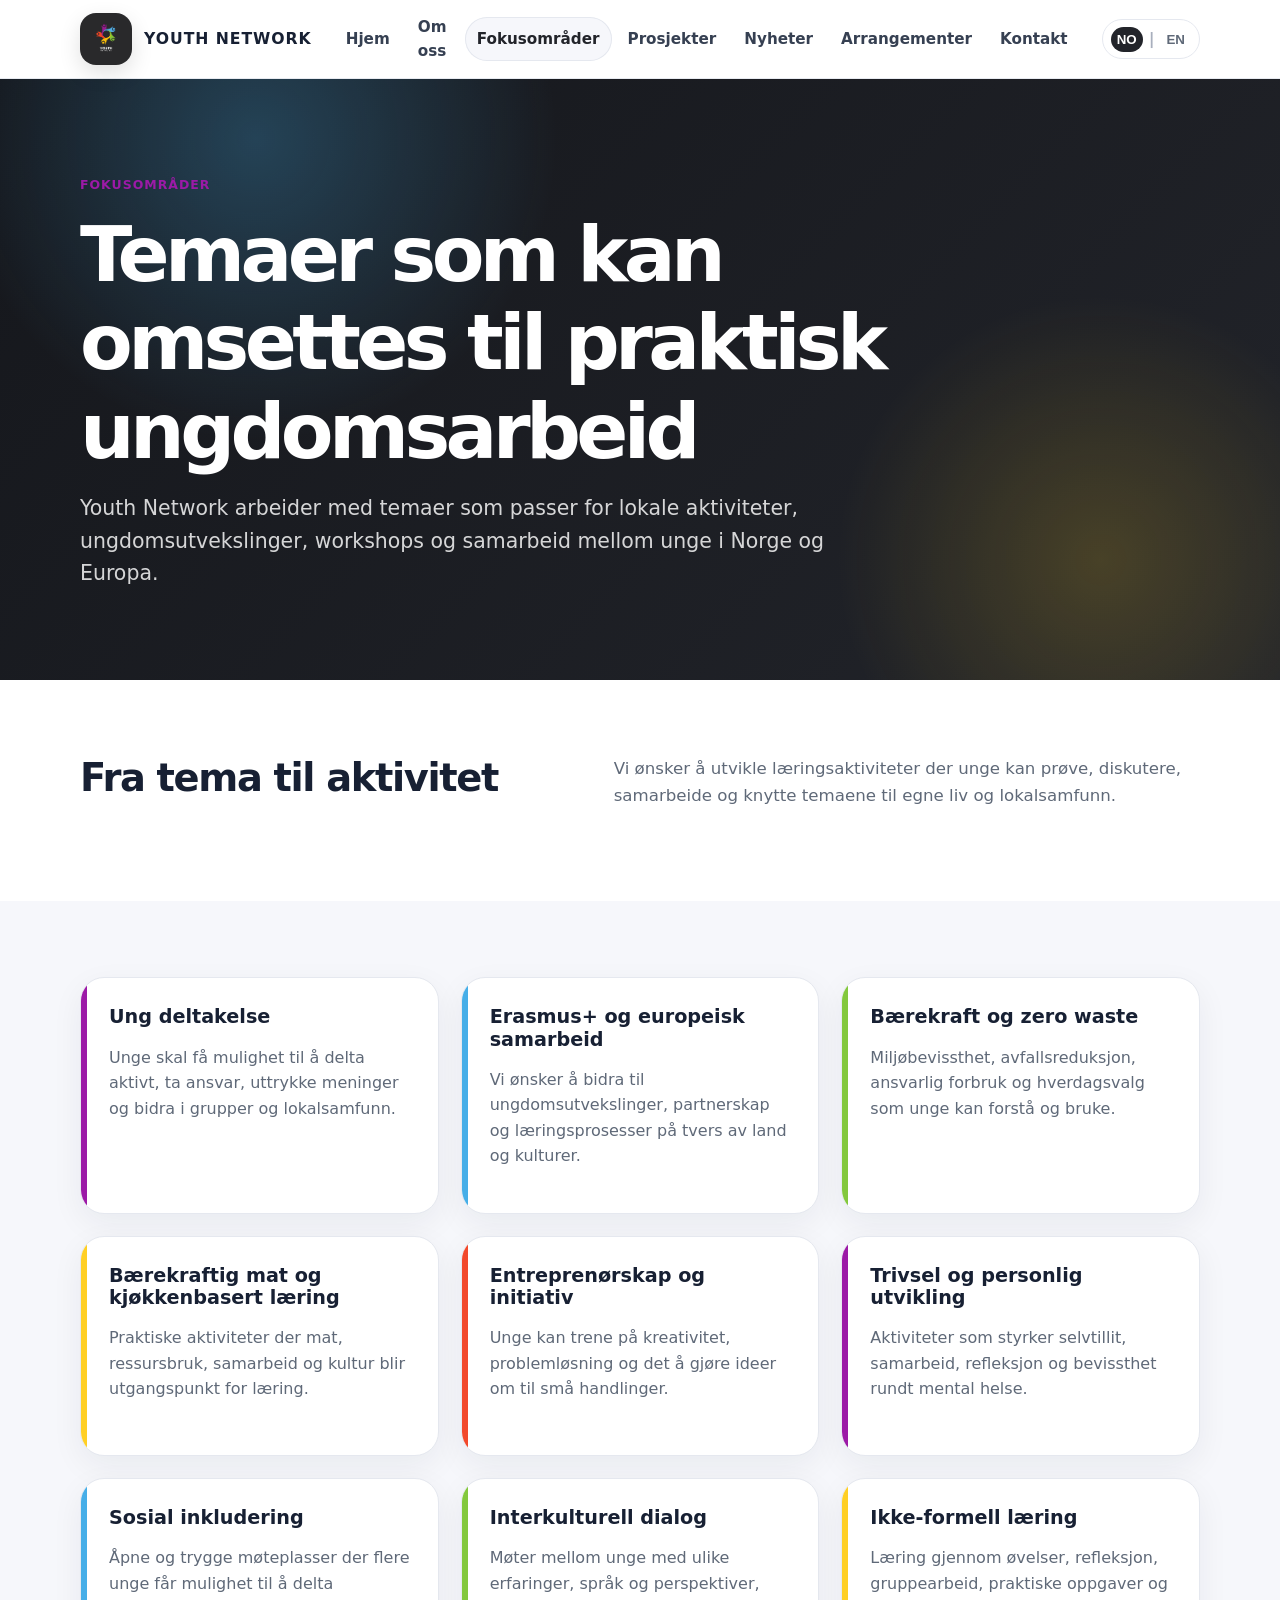
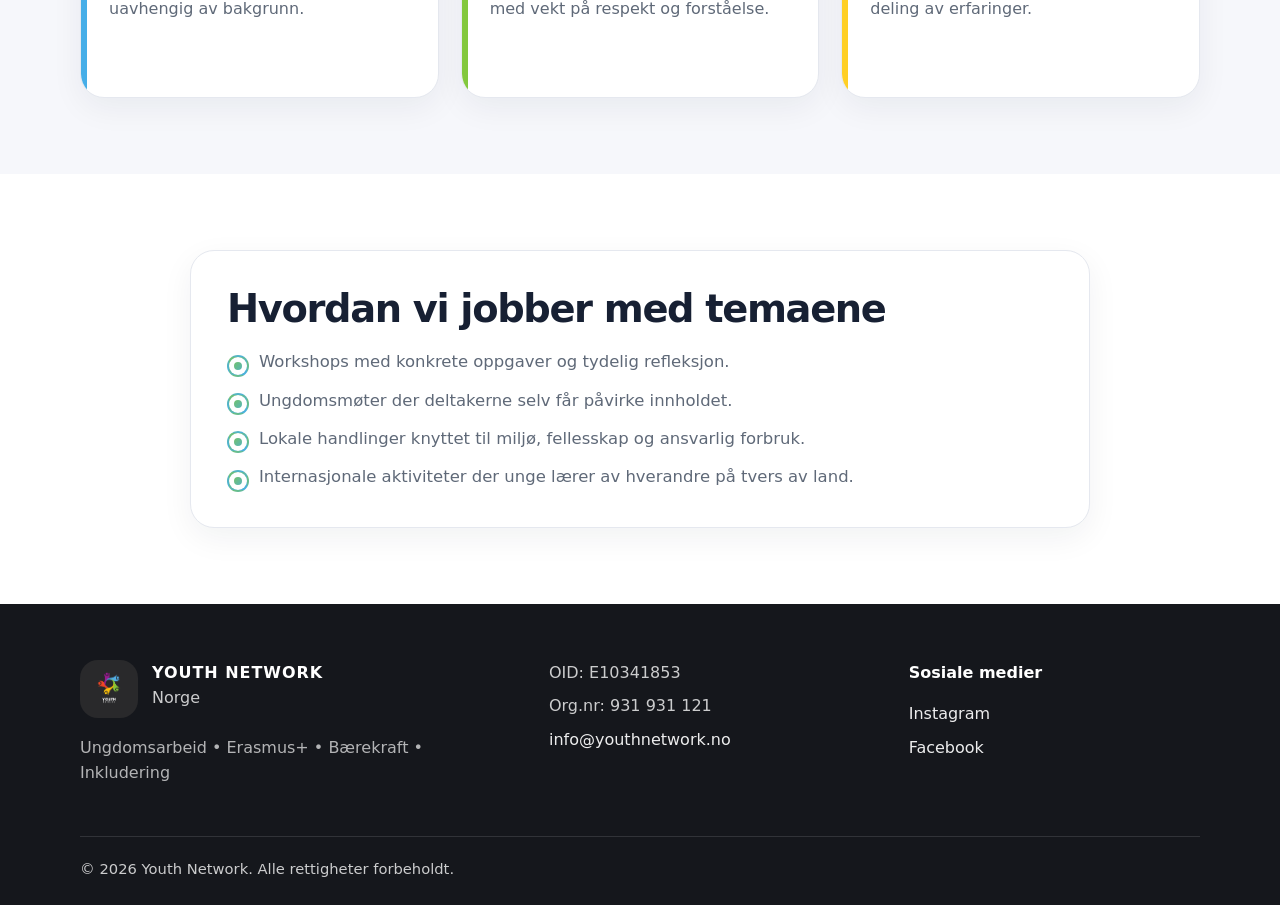
<file: focus-areas.html>
<!DOCTYPE html>
<html lang="no">
<head>
  <meta charset="UTF-8">
  <meta name="viewport" content="width=device-width, initial-scale=1.0">
  <meta name="description" content="Youth Network er en norsk ungdomsorganisasjon for ungdomsarbeid, Erasmus+, bærekraft og inkludering.">
  <title>Fokusområder | Youth Network</title>
  <link rel="icon" href="assets/img/logo.png">
  <link rel="stylesheet" href="assets/css/style.css">
</head>
<body data-title-key="meta.focusTitle">
  
<header class="site-header">
  <a class="skip-link" href="#main" data-i18n="skip.content">Hopp til innhold</a>
  <div class="container header-inner">
    <a class="brand" href="index.html" aria-label="Youth Network home">
      <img src="assets/img/logo.png" alt="Youth Network logo" class="brand-logo">
      <span class="brand-text" data-i18n="site.name">Youth Network</span>
    </a>
    <button class="nav-toggle" type="button" aria-expanded="false" aria-controls="site-nav">
      <span class="nav-toggle-bars" aria-hidden="true"></span>
      <span data-i18n="nav.menu">Meny</span>
    </button>
    <nav id="site-nav" class="site-nav" aria-label="Main navigation">
      <a class="nav-link" href="index.html" data-i18n="nav.home">Hjem</a><a class="nav-link" href="about.html" data-i18n="nav.about">Om oss</a><a class="nav-link active" href="focus-areas.html" data-i18n="nav.focus" aria-current="page">Fokusområder</a><a class="nav-link" href="projects.html" data-i18n="nav.projects">Prosjekter</a><a class="nav-link" href="news.html" data-i18n="nav.news">Nyheter</a><a class="nav-link" href="events.html" data-i18n="nav.events">Arrangementer</a><a class="nav-link" href="contact.html" data-i18n="nav.contact">Kontakt</a>
    </nav>
    <div class="language-switch" aria-label="Language switch">
      <button type="button" data-lang-button="no" class="lang-btn active" aria-pressed="true" data-i18n="lang.no">NO</button>
      <span class="lang-divider">|</span>
      <button type="button" data-lang-button="en" class="lang-btn" aria-pressed="false" data-i18n="lang.en">EN</button>
    </div>
  </div>
</header>
  <main id="main">
    
<section class="page-hero">
  <div class="container page-hero-inner">
    <p class="kicker" data-i18n="focus.hero.kicker">Fokusområder</p>
    <h1 data-i18n="focus.hero.title">Temaer som kan omsettes til praktisk ungdomsarbeid</h1>
    <p class="lead" data-i18n="focus.hero.text">Youth Network arbeider med temaer som passer for lokale aktiviteter, ungdomsutvekslinger, workshops og samarbeid mellom unge i Norge og Europa.</p>
  </div>
</section>
<section class="section">
  <div class="container split">
    <div>
      <h2 data-i18n="focus.intro.title">Fra tema til aktivitet</h2>
    </div>
    <div class="prose"><p data-i18n="focus.intro.text">Vi ønsker å utvikle læringsaktiviteter der unge kan prøve, diskutere, samarbeide og knytte temaene til egne liv og lokalsamfunn.</p></div>
  </div>
</section>
<section class="section section-soft">
  <div class="container">
    <div class="card-grid three focus-grid">
      
<article class="card ">
  <h3 data-i18n="focus.card1.title">Ung deltakelse</h3>
  <p data-i18n="focus.card1.text">Unge skal få mulighet til å delta aktivt, ta ansvar, uttrykke meninger og bidra i grupper og lokalsamfunn.</p>
</article>
<article class="card ">
  <h3 data-i18n="focus.card2.title">Erasmus+ og europeisk samarbeid</h3>
  <p data-i18n="focus.card2.text">Vi ønsker å bidra til ungdomsutvekslinger, partnerskap og læringsprosesser på tvers av land og kulturer.</p>
</article>
<article class="card ">
  <h3 data-i18n="focus.card3.title">Bærekraft og zero waste</h3>
  <p data-i18n="focus.card3.text">Miljøbevissthet, avfallsreduksjon, ansvarlig forbruk og hverdagsvalg som unge kan forstå og bruke.</p>
</article>
<article class="card ">
  <h3 data-i18n="focus.card4.title">Bærekraftig mat og kjøkkenbasert læring</h3>
  <p data-i18n="focus.card4.text">Praktiske aktiviteter der mat, ressursbruk, samarbeid og kultur blir utgangspunkt for læring.</p>
</article>
<article class="card ">
  <h3 data-i18n="focus.card5.title">Entreprenørskap og initiativ</h3>
  <p data-i18n="focus.card5.text">Unge kan trene på kreativitet, problemløsning og det å gjøre ideer om til små handlinger.</p>
</article>
<article class="card ">
  <h3 data-i18n="focus.card6.title">Trivsel og personlig utvikling</h3>
  <p data-i18n="focus.card6.text">Aktiviteter som styrker selvtillit, samarbeid, refleksjon og bevissthet rundt mental helse.</p>
</article>
<article class="card ">
  <h3 data-i18n="focus.card7.title">Sosial inkludering</h3>
  <p data-i18n="focus.card7.text">Åpne og trygge møteplasser der flere unge får mulighet til å delta uavhengig av bakgrunn.</p>
</article>
<article class="card ">
  <h3 data-i18n="focus.card8.title">Interkulturell dialog</h3>
  <p data-i18n="focus.card8.text">Møter mellom unge med ulike erfaringer, språk og perspektiver, med vekt på respekt og forståelse.</p>
</article>
<article class="card ">
  <h3 data-i18n="focus.card9.title">Ikke-formell læring</h3>
  <p data-i18n="focus.card9.text">Læring gjennom øvelser, refleksjon, gruppearbeid, praktiske oppgaver og deling av erfaringer.</p>
</article>
    </div>
  </div>
</section>
<section class="section">
  <div class="container method-box">
    <h2 data-i18n="focus.methods.title">Hvordan vi jobber med temaene</h2>
    <ul class="check-list">
      <li data-i18n="focus.methods.item1">Workshops med konkrete oppgaver og tydelig refleksjon.</li>
      <li data-i18n="focus.methods.item2">Ungdomsmøter der deltakerne selv får påvirke innholdet.</li>
      <li data-i18n="focus.methods.item3">Lokale handlinger knyttet til miljø, fellesskap og ansvarlig forbruk.</li>
      <li data-i18n="focus.methods.item4">Internasjonale aktiviteter der unge lærer av hverandre på tvers av land.</li>
    </ul>
  </div>
</section>

  </main>
  
<footer class="site-footer">
  <div class="container footer-grid">
    <div>
      <div class="footer-brand">
        <img src="assets/img/logo.png" alt="Youth Network logo" class="footer-logo">
        <div>
          <strong data-i18n="site.name">Youth Network</strong>
          <p data-i18n="footer.location">Norge</p>
        </div>
      </div>
      <p class="footer-tagline" data-i18n="site.tagline">Ungdomsarbeid • Erasmus+ • Bærekraft • Inkludering</p>
    </div>
    <div class="footer-details">
      <p data-i18n="footer.oid">OID: E10341853</p>
      <p data-i18n="footer.orgno">Org.nr: 931 931 121</p>
      <p><a href="mailto:info@youthnetwork.no" data-i18n="footer.email">info@youthnetwork.no</a></p>
    </div>
<div class="footer-social">
  <p class="footer-heading" data-i18n="footer.social">Sosiale medier</p>

  <a 
    href="https://www.instagram.com/youthnetwork.no/" 
    target="_blank" 
    rel="noopener noreferrer" 
    aria-label="Youth Network Instagram"
    data-i18n="footer.instagram">
    Instagram
  </a>

  <a 
    href="https://www.facebook.com/p/Youth-Network-61571332735462/" 
    target="_blank" 
    rel="noopener noreferrer" 
    aria-label="Youth Network Facebook"
    data-i18n="footer.facebook">
    Facebook
  </a>
</div>
  </div>
  <div class="container footer-bottom">
    <p>© <span id="current-year">2026</span> <span data-i18n="site.name">Youth Network</span>. <span data-i18n="footer.rights">Alle rettigheter forbeholdt.</span></p>
  </div>
</footer>
  <script src="assets/js/language.js"></script>
</body>
</html>
</file>
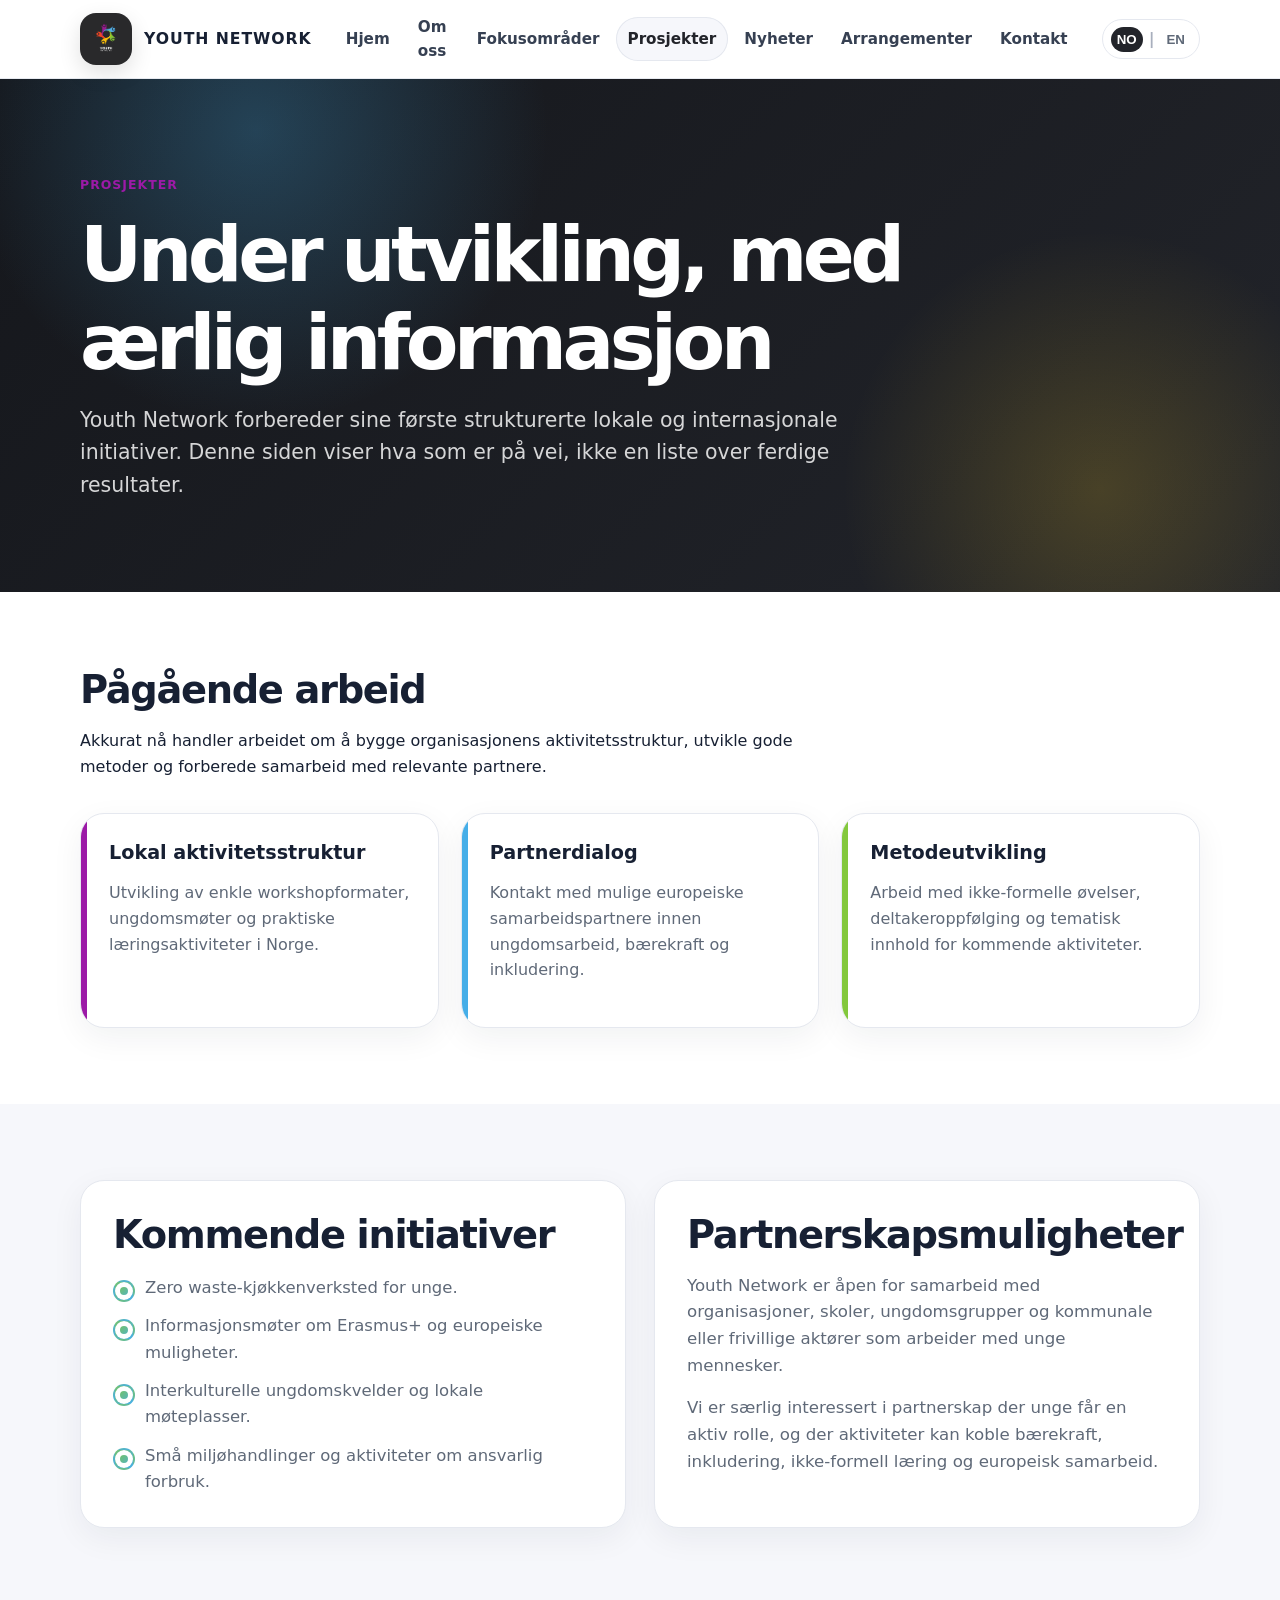
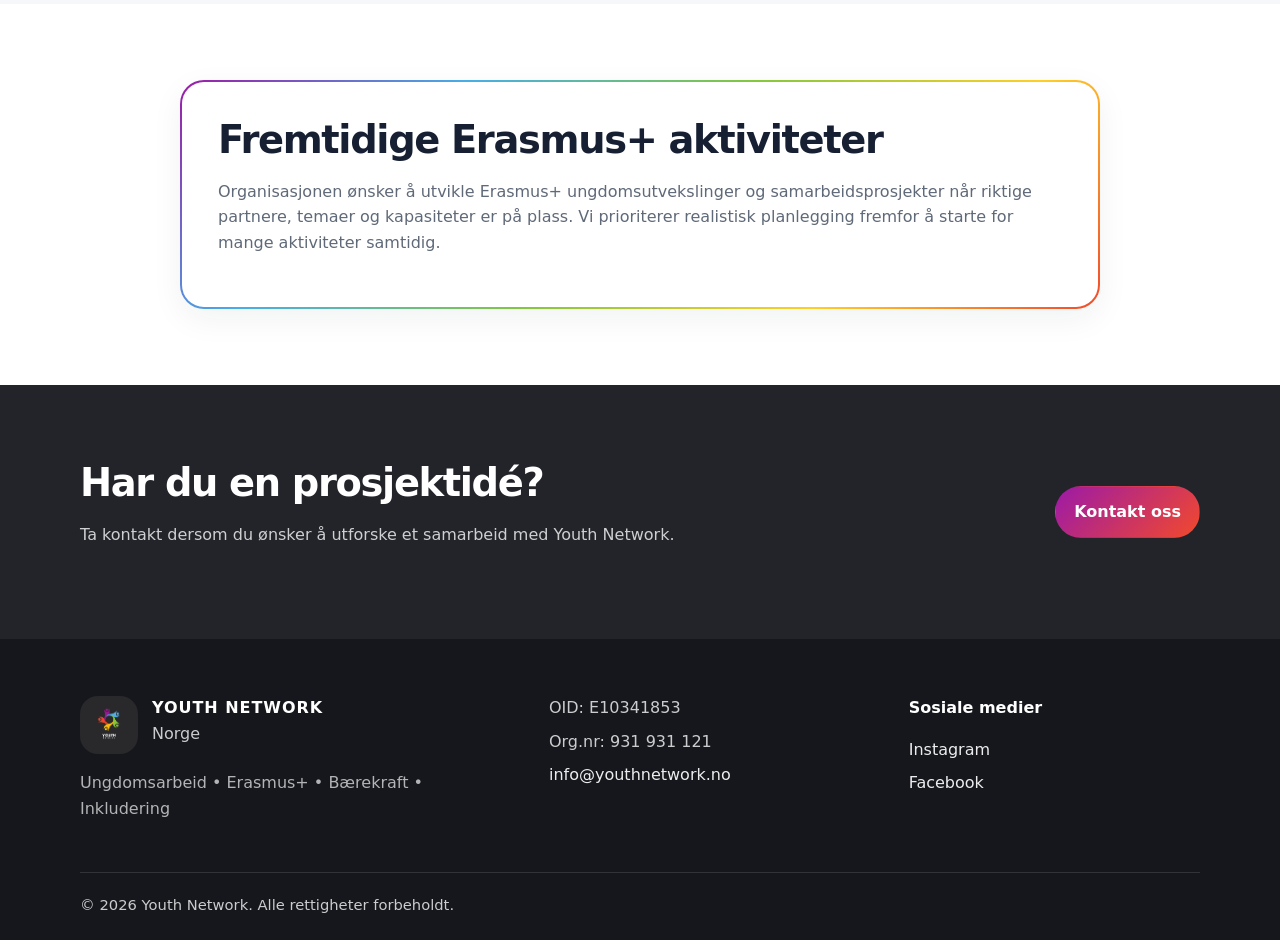
<file: projects.html>
<!DOCTYPE html>
<html lang="no">
<head>
  <meta charset="UTF-8">
  <meta name="viewport" content="width=device-width, initial-scale=1.0">
  <meta name="description" content="Youth Network er en norsk ungdomsorganisasjon for ungdomsarbeid, Erasmus+, bærekraft og inkludering.">
  <title>Prosjekter | Youth Network</title>
  <link rel="icon" href="assets/img/logo.png">
  <link rel="stylesheet" href="assets/css/style.css">
</head>
<body data-title-key="meta.projectsTitle">
  
<header class="site-header">
  <a class="skip-link" href="#main" data-i18n="skip.content">Hopp til innhold</a>
  <div class="container header-inner">
    <a class="brand" href="index.html" aria-label="Youth Network home">
      <img src="assets/img/logo.png" alt="Youth Network logo" class="brand-logo">
      <span class="brand-text" data-i18n="site.name">Youth Network</span>
    </a>
    <button class="nav-toggle" type="button" aria-expanded="false" aria-controls="site-nav">
      <span class="nav-toggle-bars" aria-hidden="true"></span>
      <span data-i18n="nav.menu">Meny</span>
    </button>
    <nav id="site-nav" class="site-nav" aria-label="Main navigation">
      <a class="nav-link" href="index.html" data-i18n="nav.home">Hjem</a><a class="nav-link" href="about.html" data-i18n="nav.about">Om oss</a><a class="nav-link" href="focus-areas.html" data-i18n="nav.focus">Fokusområder</a><a class="nav-link active" href="projects.html" data-i18n="nav.projects" aria-current="page">Prosjekter</a><a class="nav-link" href="news.html" data-i18n="nav.news">Nyheter</a><a class="nav-link" href="events.html" data-i18n="nav.events">Arrangementer</a><a class="nav-link" href="contact.html" data-i18n="nav.contact">Kontakt</a>
    </nav>
    <div class="language-switch" aria-label="Language switch">
      <button type="button" data-lang-button="no" class="lang-btn active" aria-pressed="true" data-i18n="lang.no">NO</button>
      <span class="lang-divider">|</span>
      <button type="button" data-lang-button="en" class="lang-btn" aria-pressed="false" data-i18n="lang.en">EN</button>
    </div>
  </div>
</header>
  <main id="main">
    
<section class="page-hero">
  <div class="container page-hero-inner">
    <p class="kicker" data-i18n="projects.hero.kicker">Prosjekter</p>
    <h1 data-i18n="projects.hero.title">Under utvikling, med ærlig informasjon</h1>
    <p class="lead" data-i18n="projects.hero.text">Youth Network forbereder sine første strukturerte lokale og internasjonale initiativer. Denne siden viser hva som er på vei, ikke en liste over ferdige resultater.</p>
  </div>
</section>
<section class="section">
  <div class="container">
    <div class="section-heading left">
      <h2 data-i18n="projects.ongoing.title">Pågående arbeid</h2>
      <p data-i18n="projects.ongoing.text">Akkurat nå handler arbeidet om å bygge organisasjonens aktivitetsstruktur, utvikle gode metoder og forberede samarbeid med relevante partnere.</p>
    </div>
    <div class="card-grid three">
      
<article class="card ">
  <h3 data-i18n="projects.ongoing.card1.title">Lokal aktivitetsstruktur</h3>
  <p data-i18n="projects.ongoing.card1.text">Utvikling av enkle workshopformater, ungdomsmøter og praktiske læringsaktiviteter i Norge.</p>
</article>
      
<article class="card ">
  <h3 data-i18n="projects.ongoing.card2.title">Partnerdialog</h3>
  <p data-i18n="projects.ongoing.card2.text">Kontakt med mulige europeiske samarbeidspartnere innen ungdomsarbeid, bærekraft og inkludering.</p>
</article>
      
<article class="card ">
  <h3 data-i18n="projects.ongoing.card3.title">Metodeutvikling</h3>
  <p data-i18n="projects.ongoing.card3.text">Arbeid med ikke-formelle øvelser, deltakeroppfølging og tematisk innhold for kommende aktiviteter.</p>
</article>
    </div>
  </div>
</section>
<section class="section section-soft">
  <div class="container project-columns">
    <article class="project-panel">
      <h2 data-i18n="projects.upcoming.title">Kommende initiativer</h2>
      <ul class="check-list">
        <li data-i18n="projects.upcoming.item1">Zero waste-kjøkkenverksted for unge.</li>
        <li data-i18n="projects.upcoming.item2">Informasjonsmøter om Erasmus+ og europeiske muligheter.</li>
        <li data-i18n="projects.upcoming.item3">Interkulturelle ungdomskvelder og lokale møteplasser.</li>
        <li data-i18n="projects.upcoming.item4">Små miljøhandlinger og aktiviteter om ansvarlig forbruk.</li>
      </ul>
    </article>
    <article class="project-panel">
      <h2 data-i18n="projects.partnership.title">Partnerskapsmuligheter</h2>
      <p data-i18n="projects.partnership.text1">Youth Network er åpen for samarbeid med organisasjoner, skoler, ungdomsgrupper og kommunale eller frivillige aktører som arbeider med unge mennesker.</p>
      <p data-i18n="projects.partnership.text2">Vi er særlig interessert i partnerskap der unge får en aktiv rolle, og der aktiviteter kan koble bærekraft, inkludering, ikke-formell læring og europeisk samarbeid.</p>
    </article>
  </div>
</section>
<section class="section">
  <div class="container accent-panel wide">
    <h2 data-i18n="projects.future.title">Fremtidige Erasmus+ aktiviteter</h2>
    <p data-i18n="projects.future.text">Organisasjonen ønsker å utvikle Erasmus+ ungdomsutvekslinger og samarbeidsprosjekter når riktige partnere, temaer og kapasiteter er på plass. Vi prioriterer realistisk planlegging fremfor å starte for mange aktiviteter samtidig.</p>
  </div>
</section>
<section class="section cta-band">
  <div class="container cta-inner">
    <div>
      <h2 data-i18n="projects.contactCta.title">Har du en prosjektidé?</h2>
      <p data-i18n="projects.contactCta.text">Ta kontakt dersom du ønsker å utforske et samarbeid med Youth Network.</p>
    </div>
    <a class="btn btn-primary" href="contact.html" data-i18n="cta.contact">Kontakt oss</a>
  </div>
</section>

  </main>
  
<footer class="site-footer">
  <div class="container footer-grid">
    <div>
      <div class="footer-brand">
        <img src="assets/img/logo.png" alt="Youth Network logo" class="footer-logo">
        <div>
          <strong data-i18n="site.name">Youth Network</strong>
          <p data-i18n="footer.location">Norge</p>
        </div>
      </div>
      <p class="footer-tagline" data-i18n="site.tagline">Ungdomsarbeid • Erasmus+ • Bærekraft • Inkludering</p>
    </div>
    <div class="footer-details">
      <p data-i18n="footer.oid">OID: E10341853</p>
      <p data-i18n="footer.orgno">Org.nr: 931 931 121</p>
      <p><a href="mailto:info@youthnetwork.no" data-i18n="footer.email">info@youthnetwork.no</a></p>
    </div>
<div class="footer-social">
  <p class="footer-heading" data-i18n="footer.social">Sosiale medier</p>

  <a 
    href="https://www.instagram.com/youthnetwork.no/" 
    target="_blank" 
    rel="noopener noreferrer" 
    aria-label="Youth Network Instagram"
    data-i18n="footer.instagram">
    Instagram
  </a>

  <a 
    href="https://www.facebook.com/p/Youth-Network-61571332735462/" 
    target="_blank" 
    rel="noopener noreferrer" 
    aria-label="Youth Network Facebook"
    data-i18n="footer.facebook">
    Facebook
  </a>
</div>
  </div>
  <div class="container footer-bottom">
    <p>© <span id="current-year">2026</span> <span data-i18n="site.name">Youth Network</span>. <span data-i18n="footer.rights">Alle rettigheter forbeholdt.</span></p>
  </div>
</footer>
  <script src="assets/js/language.js"></script>
</body>
</html>
</file>
<file: assets/css/style.css>
:root {
  --charcoal: #22242a;
  --charcoal-2: #15171c;
  --ink: #172033;
  --muted: #5f6978;
  --line: #e5e8ef;
  --surface: #ffffff;
  --soft: #f6f7fb;
  --purple: #9c1aa7;
  --blue: #46aee8;
  --green: #83c83d;
  --yellow: #ffcf25;
  --orange: #f2492c;
  --radius: 24px;
  --shadow: 0 18px 45px rgba(21, 23, 28, 0.12);
}

* { box-sizing: border-box; }
html { scroll-behavior: smooth; }
body {
  margin: 0;
  font-family: system-ui, -apple-system, BlinkMacSystemFont, "Segoe UI", sans-serif;
  color: var(--ink);
  background: var(--surface);
  line-height: 1.6;
}
img { max-width: 100%; display: block; }
a { color: inherit; text-decoration: none; }
p { margin: 0 0 1rem; }
h1, h2, h3 { line-height: 1.15; margin: 0 0 1rem; color: var(--ink); }
h1 { font-size: clamp(2.3rem, 6vw, 5rem); letter-spacing: -0.06em; }
h2 { font-size: clamp(1.7rem, 3vw, 2.6rem); letter-spacing: -0.035em; }
h3 { font-size: 1.2rem; }
.container { width: min(1120px, calc(100% - 40px)); margin: 0 auto; }
.skip-link {
  position: absolute;
  left: 16px;
  top: -48px;
  background: var(--charcoal);
  color: #fff;
  padding: 10px 14px;
  border-radius: 10px;
  z-index: 1000;
}
.skip-link:focus { top: 12px; }

.site-header {
  position: sticky;
  top: 0;
  z-index: 100;
  background: rgba(255,255,255,0.94);
  backdrop-filter: blur(16px);
  border-bottom: 1px solid rgba(229,232,239,0.9);
}
.header-inner {
  min-height: 78px;
  display: flex;
  align-items: center;
  gap: 22px;
}
.brand { display: inline-flex; align-items: center; gap: 12px; flex: 0 0 auto; }
.brand-logo { width: 52px; height: 52px; border-radius: 16px; object-fit: cover; box-shadow: 0 8px 22px rgba(0,0,0,.12); }
.brand-text { font-weight: 800; letter-spacing: 0.06em; text-transform: uppercase; font-size: 0.98rem; }
.site-nav { margin-left: auto; display: flex; align-items: center; gap: 4px; }
.nav-link {
  padding: 10px 12px;
  border-radius: 999px;
  color: #364052;
  font-weight: 650;
  font-size: 0.95rem;
}
.nav-link:hover, .nav-link.active { background: var(--soft); color: var(--charcoal); }
.nav-link.active { box-shadow: inset 0 0 0 1px var(--line); }
.language-switch {
  display: inline-flex;
  align-items: center;
  gap: 6px;
  padding: 6px 8px;
  border: 1px solid var(--line);
  border-radius: 999px;
  background: #fff;
}
.lang-btn {
  border: 0;
  background: transparent;
  cursor: pointer;
  font-weight: 800;
  color: var(--muted);
  padding: 5px 6px;
  border-radius: 999px;
}
.lang-btn.active { color: #fff; background: var(--charcoal); }
.lang-divider { color: #a8afbd; font-weight: 700; }
.nav-toggle {
  display: none;
  margin-left: auto;
  border: 1px solid var(--line);
  background: #fff;
  border-radius: 999px;
  padding: 9px 12px;
  font-weight: 700;
  gap: 8px;
  align-items: center;
}
.nav-toggle-bars,
.nav-toggle-bars::before,
.nav-toggle-bars::after {
  display: block;
  width: 18px;
  height: 2px;
  background: var(--charcoal);
  border-radius: 2px;
  content: "";
}
.nav-toggle-bars::before { transform: translateY(-6px); }
.nav-toggle-bars::after { transform: translateY(4px); }

.hero {
  background:
    radial-gradient(circle at 15% 20%, rgba(156,26,167,.45), transparent 26%),
    radial-gradient(circle at 82% 20%, rgba(70,174,232,.35), transparent 24%),
    radial-gradient(circle at 75% 85%, rgba(131,200,61,.25), transparent 28%),
    linear-gradient(135deg, var(--charcoal-2), var(--charcoal));
  color: #fff;
  overflow: hidden;
}
.hero h1, .hero h2 { color: #fff; }
.hero .lead { color: rgba(255,255,255,.84); }
.hero-grid { min-height: 680px; display: grid; grid-template-columns: 1.15fr .85fr; gap: 48px; align-items: center; padding: 84px 0; }
.kicker {
  display: inline-flex;
  margin: 0 0 16px;
  color: var(--purple);
  font-weight: 850;
  letter-spacing: 0.08em;
  text-transform: uppercase;
  font-size: 0.78rem;
}
.hero .kicker { color: var(--yellow); }
.hero-slogan { font-size: clamp(1.25rem, 2.3vw, 2rem); max-width: 800px; margin-bottom: 1rem; font-weight: 650; }
.lead { font-size: clamp(1.08rem, 1.6vw, 1.28rem); color: var(--muted); max-width: 760px; }
.lead.small { font-size: 1.08rem; }
.hero-actions, .cta-actions { display: flex; flex-wrap: wrap; gap: 12px; margin-top: 28px; }
.btn {
  display: inline-flex;
  align-items: center;
  justify-content: center;
  min-height: 46px;
  padding: 12px 18px;
  border-radius: 999px;
  font-weight: 800;
  border: 1px solid transparent;
  transition: transform .18s ease, box-shadow .18s ease, background .18s ease;
}
.btn:hover { transform: translateY(-2px); box-shadow: 0 12px 28px rgba(0,0,0,.14); }
.btn-primary { background: linear-gradient(135deg, var(--purple), var(--orange)); color: #fff; }
.btn-secondary { background: #fff; color: var(--charcoal); border-color: rgba(255,255,255,.25); }
.btn-light { background: transparent; color: #fff; border-color: rgba(255,255,255,.35); }
.cta-band .btn-secondary { border-color: var(--line); }
.hero-logo-card {
  justify-self: center;
  width: min(410px, 100%);
  padding: 28px;
  border-radius: 34px;
  background: rgba(255,255,255,.09);
  border: 1px solid rgba(255,255,255,.16);
  box-shadow: 0 28px 90px rgba(0,0,0,.28);
}
.hero-logo-card img { border-radius: 26px; width: 100%; }
.color-dots { display: flex; justify-content: center; gap: 10px; margin-top: 20px; }
.color-dots span { width: 12px; height: 12px; border-radius: 999px; display: block; }
.color-dots span:nth-child(1) { background: var(--purple); }
.color-dots span:nth-child(2) { background: var(--blue); }
.color-dots span:nth-child(3) { background: var(--green); }
.color-dots span:nth-child(4) { background: var(--yellow); }
.color-dots span:nth-child(5) { background: var(--orange); }

.page-hero {
  color: #fff;
  background:
    radial-gradient(circle at 20% 10%, rgba(70,174,232,.28), transparent 26%),
    radial-gradient(circle at 86% 80%, rgba(255,207,37,.18), transparent 22%),
    linear-gradient(135deg, var(--charcoal-2), var(--charcoal));
}
.page-hero h1 { color: #fff; max-width: 920px; }
.page-hero .lead { color: rgba(255,255,255,.82); }
.page-hero-inner { padding: 92px 0 74px; }

.section { padding: 76px 0; }
.section-soft { background: var(--soft); }
.section-heading { text-align: center; max-width: 760px; margin: 0 auto 34px; }
.section-heading.left { text-align: left; margin-left: 0; }
.split { display: grid; grid-template-columns: .9fr 1.1fr; gap: 54px; align-items: start; }
.split.reverse { grid-template-columns: 1.05fr .95fr; }
.prose p, .text-block p, .project-panel p, .contact-card p, .method-box p { color: var(--muted); font-size: 1.04rem; }
.content-grid { display: grid; grid-template-columns: repeat(2, minmax(0, 1fr)); gap: 28px; }
.text-block, .card, .notice-card, .project-panel, .contact-card, .method-box, .news-card, .event-card, .accent-panel, .social-box {
  background: #fff;
  border: 1px solid var(--line);
  border-radius: var(--radius);
  box-shadow: 0 10px 32px rgba(23,32,51,.06);
}
.text-block { padding: 32px; }
.card { padding: 28px; position: relative; overflow: hidden; }
.card::before, .news-card::before, .event-card::before {
  content: "";
  position: absolute;
  inset: 0 auto 0 0;
  width: 6px;
  background: var(--purple);
}
.card:nth-child(5n+2)::before, .news-card:nth-child(5n+2)::before, .event-card:nth-child(5n+2)::before { background: var(--blue); }
.card:nth-child(5n+3)::before, .news-card:nth-child(5n+3)::before, .event-card:nth-child(5n+3)::before { background: var(--green); }
.card:nth-child(5n+4)::before { background: var(--yellow); }
.card:nth-child(5n+5)::before { background: var(--orange); }
.card p { color: var(--muted); }
.card-grid { display: grid; gap: 22px; }
.card-grid.three { grid-template-columns: repeat(3, minmax(0, 1fr)); }
.card-grid.four { grid-template-columns: repeat(4, minmax(0, 1fr)); }
.focus-grid .card { min-height: 220px; }
.accent-panel {
  padding: 36px;
  background:
    linear-gradient(#fff,#fff) padding-box,
    linear-gradient(135deg, var(--purple), var(--blue), var(--green), var(--yellow), var(--orange)) border-box;
  border: 2px solid transparent;
}
.accent-panel.wide { max-width: 920px; }
.accent-panel p { color: var(--muted); }
.notice-card { padding: 34px; }
.notice-card.slim { max-width: 820px; }
.notice-card .kicker { margin-bottom: 10px; }
.mini-list { display: flex; flex-wrap: wrap; gap: 12px; align-content: start; }
.chip {
  display: inline-flex;
  align-items: center;
  min-height: 42px;
  padding: 10px 14px;
  border-radius: 999px;
  background: var(--soft);
  border: 1px solid var(--line);
  font-weight: 750;
}
.chip:nth-child(5n+1) { border-color: rgba(156,26,167,.28); color: var(--purple); }
.chip:nth-child(5n+2) { border-color: rgba(70,174,232,.36); color: #147bad; }
.chip:nth-child(5n+3) { border-color: rgba(131,200,61,.36); color: #4a831c; }
.chip:nth-child(5n+4) { border-color: rgba(255,207,37,.56); color: #9a7100; }
.chip:nth-child(5n+5) { border-color: rgba(242,73,44,.34); color: #b6331e; }
.method-box { padding: 36px; max-width: 900px; }
.check-list { list-style: none; padding: 0; margin: 18px 0 0; display: grid; gap: 12px; }
.check-list li { padding-left: 32px; position: relative; color: var(--muted); font-size: 1.03rem; }
.check-list li::before {
  content: "";
  position: absolute;
  left: 0;
  top: .35rem;
  width: 18px;
  height: 18px;
  border-radius: 50%;
  background: linear-gradient(135deg, var(--green), var(--blue));
  box-shadow: inset 0 0 0 5px #fff;
  border: 2px solid rgba(70,174,232,.3);
}
.project-columns { display: grid; grid-template-columns: repeat(2, minmax(0, 1fr)); gap: 28px; }
.project-panel { padding: 32px; }
.news-grid { display: grid; grid-template-columns: repeat(3, minmax(0, 1fr)); gap: 24px; }
.news-card { padding: 30px; position: relative; min-height: 260px; }
.card-meta { color: var(--purple); font-weight: 850; text-transform: uppercase; letter-spacing: .08em; font-size: .78rem; }
.events-list { display: grid; gap: 22px; }
.event-card { position: relative; display: grid; grid-template-columns: 170px 1fr; gap: 24px; padding: 28px; align-items: start; }
.event-date { display: inline-flex; align-items: center; justify-content: center; min-height: 74px; padding: 12px; border-radius: 18px; background: var(--charcoal); color: #fff; font-weight: 850; text-align: center; }
.event-location { color: var(--purple); font-weight: 750; }
.cta-band { background: var(--charcoal); color: #fff; }
.cta-band h2 { color: #fff; }
.cta-band p { color: rgba(255,255,255,.78); }
.cta-inner { display: flex; align-items: center; justify-content: space-between; gap: 28px; }
.cta-inner .btn-secondary { background: #fff; color: var(--charcoal); }
.contact-grid { display: grid; grid-template-columns: 1.2fr .8fr; gap: 28px; align-items: start; }
.contact-card, .social-box { padding: 32px; }
.contact-card.highlight { background: var(--charcoal); color: #fff; }
.contact-card.highlight h2 { color: #fff; }
.contact-card.highlight p { color: rgba(255,255,255,.78); }
.info-list { margin: 0; display: grid; gap: 14px; }
.info-row { display: grid; grid-template-columns: 180px 1fr; gap: 18px; padding-bottom: 14px; border-bottom: 1px solid var(--line); }
.info-row:last-child { border-bottom: 0; }
dt { color: var(--muted); font-weight: 760; }
dd { margin: 0; font-weight: 760; overflow-wrap: anywhere; }
dd a { color: #146ea0; }
.social-links-large { display: flex; flex-wrap: wrap; gap: 12px; margin-top: 18px; }
.social-links-large a { padding: 10px 14px; border: 1px solid var(--line); border-radius: 999px; font-weight: 750; background: #fff; }

.site-footer { background: var(--charcoal-2); color: rgba(255,255,255,.78); padding: 56px 0 24px; }
.site-footer a { color: rgba(255,255,255,.92); }
.footer-grid { display: grid; grid-template-columns: 1.2fr .9fr .8fr; gap: 32px; align-items: start; }
.footer-brand { display: flex; align-items: center; gap: 14px; }
.footer-logo { width: 58px; height: 58px; object-fit: cover; border-radius: 18px; }
.footer-brand strong { color: #fff; letter-spacing: .06em; text-transform: uppercase; }
.footer-brand p, .footer-details p, .footer-social p { margin: 0 0 8px; }
.footer-tagline { margin-top: 16px; color: rgba(255,255,255,.68); }
.footer-heading { color: #fff; font-weight: 800; }
.footer-social { display: flex; flex-direction: column; gap: 8px; }
.footer-bottom { border-top: 1px solid rgba(255,255,255,.12); margin-top: 34px; padding-top: 20px; font-size: .92rem; }
.footer-bottom p { margin: 0; }

@media (max-width: 980px) {
  .nav-toggle { display: inline-flex; }
  .site-nav {
    position: absolute;
    left: 20px;
    right: 20px;
    top: 78px;
    display: none;
    flex-direction: column;
    align-items: stretch;
    padding: 14px;
    border: 1px solid var(--line);
    border-radius: 22px;
    background: #fff;
    box-shadow: var(--shadow);
  }
  .site-nav.open { display: flex; }
  .nav-link { border-radius: 14px; padding: 12px 14px; }
  .language-switch { margin-left: 0; }
  .hero-grid { grid-template-columns: 1fr; min-height: auto; padding: 64px 0; }
  .hero-logo-card { width: min(320px, 100%); justify-self: start; }
  .split, .split.reverse, .content-grid, .project-columns, .contact-grid, .footer-grid { grid-template-columns: 1fr; }
  .card-grid.four, .card-grid.three, .news-grid { grid-template-columns: repeat(2, minmax(0, 1fr)); }
  .cta-inner { flex-direction: column; align-items: flex-start; }
}
@media (max-width: 680px) {
  .container { width: min(100% - 28px, 1120px); }
  .header-inner { min-height: 70px; gap: 10px; }
  .brand-logo { width: 44px; height: 44px; border-radius: 14px; }
  .brand-text { display: none; }
  .site-nav { top: 70px; left: 14px; right: 14px; }
  .language-switch { padding: 4px 6px; }
  .hero-grid { padding: 46px 0; }
  .page-hero-inner { padding: 64px 0 54px; }
  .section { padding: 54px 0; }
  .card-grid.four, .card-grid.three, .news-grid { grid-template-columns: 1fr; }
  .event-card { grid-template-columns: 1fr; }
  .event-date { justify-content: flex-start; min-height: auto; width: fit-content; }
  .info-row { grid-template-columns: 1fr; gap: 2px; }
  .hero-actions, .cta-actions { flex-direction: column; align-items: stretch; }
  .btn { width: 100%; }
  .text-block, .card, .notice-card, .project-panel, .contact-card, .method-box, .news-card, .event-card, .accent-panel, .social-box { padding: 24px; border-radius: 20px; }
}
.news-section {
  padding: 90px 0;
  background: #f6f7fb;
}

.news-section .section-header {
  max-width: 760px;
  margin: 0 auto 48px;
  text-align: center;
}

.news-section .section-header h1 {
  margin: 12px 0 16px;
  font-size: clamp(2rem, 4vw, 3.2rem);
  line-height: 1.1;
  color: #111827;
}

.news-section .section-header p {
  font-size: 1.08rem;
  line-height: 1.7;
  color: #4b5563;
}

.news-grid {
  display: grid;
  grid-template-columns: repeat(3, minmax(0, 1fr));
  gap: 28px;
  align-items: stretch;
}

.news-card {
  background: #ffffff;
  border: 1px solid rgba(17, 24, 39, 0.08);
  border-radius: 26px;
  overflow: hidden;
  box-shadow: 0 18px 45px rgba(15, 23, 42, 0.08);
  display: flex;
  flex-direction: column;
  transition: transform 0.2s ease, box-shadow 0.2s ease;
}

.news-card:hover {
  transform: translateY(-5px);
  box-shadow: 0 24px 60px rgba(15, 23, 42, 0.12);
}

.news-image {
  width: 100%;
  height: 210px;
  background: linear-gradient(135deg, #8b1fb1, #2ea7df, #5bbf45);
  overflow: hidden;
}

.news-image img {
  width: 100%;
  height: 100%;
  object-fit: cover;
  display: block;
}

/* Fotoğraf yoksa kırık görünmesin diye */
.news-image img[src=""],
.news-image img:not([src]) {
  display: none;
}

.news-content {
  padding: 28px;
  display: flex;
  flex-direction: column;
  flex: 1;
}

.news-date {
  margin: 0 0 12px;
  font-size: 0.78rem;
  font-weight: 800;
  letter-spacing: 0.08em;
  text-transform: uppercase;
  color: #8b1fb1;
}

.news-content h2 {
  margin: 0 0 14px;
  font-size: clamp(1.35rem, 2vw, 1.75rem);
  line-height: 1.2;
  color: #111827;
  word-break: normal;
  overflow-wrap: anywhere;
}

.news-content p {
  margin: 0 0 22px;
  color: #374151;
  line-height: 1.65;
  font-size: 1rem;
}

.news-link {
  margin-top: auto;
  display: inline-flex;
  width: fit-content;
  align-items: center;
  gap: 8px;
  color: #111827;
  font-weight: 800;
  text-decoration: none;
  border-bottom: 2px solid #8b1fb1;
  padding-bottom: 4px;
}

.news-link:hover {
  color: #8b1fb1;
}

@media (max-width: 1050px) {
  .news-grid {
    grid-template-columns: 1fr 1fr;
  }
}

@media (max-width: 720px) {
  .news-section {
    padding: 60px 0;
  }

  .news-grid {
    grid-template-columns: 1fr;
  }

  .news-card {
    border-radius: 22px;
  }

  .news-image {
    height: 190px;
  }

  .news-content {
    padding: 24px;
  }
}
</file>
